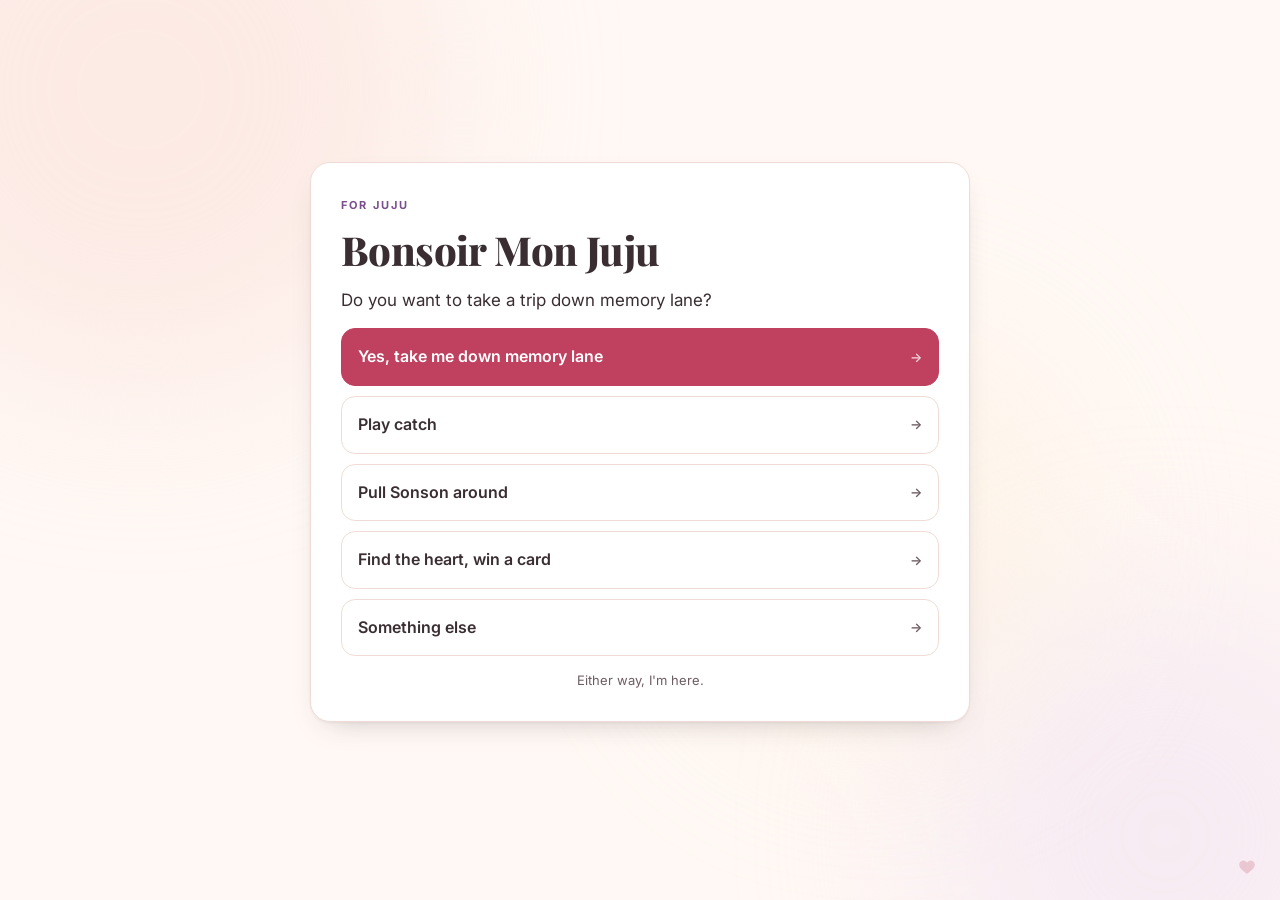
<file: index.html>
<!doctype html>
<html lang="en">
<head>
<meta charset="utf-8">
<meta name="viewport" content="width=device-width, initial-scale=1">
<!doctype html>
<html lang="en">
<head>
<meta charset="utf-8">
<meta name="viewport" content="width=device-width, initial-scale=1">
<title>For Juju</title>
<link rel="preconnect" href="https://fonts.googleapis.com">
<link rel="preconnect" href="https://fonts.gstatic.com" crossorigin>
<link href="https://fonts.googleapis.com/css2?family=Playfair+Display:ital,wght@0,600;0,800;1,600&family=Inter:wght@400;500;600;700&display=swap" rel="stylesheet">
<style>
  :root{
    /* base + one tint + exactly one action color */
    --base:#FFF8F4;
    --surface:#FFFFFF;
    --tint:#FDECE7;          /* chips, hovers, soft surfaces — never a CTA */
    --action:#C0405F;        /* the ONE thing you click */
    --action-deep:#9E2F4B;
    --ink:#3A2E33;
    --ink-soft:#6E5C63;
    --line:#F0DCD6;
    /* semantic tones: eyebrows, pips, icons only */
    --tone-1:#D98324;
    --tone-2:#7A4E8C;
    --tone-3:#4F8A7B;
    --tone-4:#C0405F;
    --radius:20px;
    --shadow:0 1px 2px rgba(58,46,51,.05), 0 12px 32px -18px rgba(58,46,51,.35);
    --ease:cubic-bezier(.2,.7,.3,1);
  }
  *{box-sizing:border-box}
  html,body{height:100%}
  body{
    margin:0;
    background:var(--base);
    color:var(--ink);
    font-family:Inter,-apple-system,BlinkMacSystemFont,"Segoe UI",Roboto,sans-serif;
    font-size:16px;
    line-height:1.6;
    -webkit-font-smoothing:antialiased;
    -webkit-text-size-adjust:100%;
    -webkit-tap-highlight-color:rgba(192,64,95,.12);
    overflow-x:hidden;
    display:flex;
    align-items:center;
    justify-content:center;
    padding:24px 20px 40px;
  }

  /* decorative canvas — soft blurred blobs behind everything */
  .blobs{position:fixed;top:0;right:0;bottom:0;left:0;inset:0;z-index:-1;overflow:hidden;pointer-events:none}
  .blob{position:absolute;border-radius:50%;filter:blur(90px);opacity:.5}
  .b1{width:46vmax;height:46vmax;background:#FADDD6;top:-16vmax;left:-12vmax}
  .b2{width:38vmax;height:38vmax;background:#EFE0F2;bottom:-14vmax;right:-10vmax}
  .b3{width:30vmax;height:30vmax;background:#FCEFD8;top:38%;right:16%;opacity:.42}

  .wrap{width:100%;max-width:660px}

  .card{
    background:var(--surface);
    border:1px solid var(--line);
    border-radius:var(--radius);
    box-shadow:var(--shadow);
    padding:34px 30px 30px;
  }
  @media (max-width:520px){ .card{padding:26px 20px 22px} }

  .eyebrow{
    font-size:11px;font-weight:700;letter-spacing:.18em;text-transform:uppercase;
    color:var(--tone-2);margin:0 0 14px;
  }
  h1,h2{
    font-family:"Playfair Display",Georgia,serif;
    font-weight:800;line-height:1.12;letter-spacing:-.015em;margin:0 0 14px;
  }
  h1{font-size:clamp(28px,6vw,40px)}
  h2{font-size:clamp(21px,4.4vw,27px)}
  p{margin:0 0 14px;color:var(--ink-soft)}
  p.lead{color:var(--ink);font-size:17px}

  .btn{
    appearance:none;border:0;cursor:pointer;
    font:inherit;font-weight:600;
    background:var(--action);color:#fff;
    padding:14px 26px;border-radius:999px;
    transition:transform .18s var(--ease), background .18s var(--ease), box-shadow .18s var(--ease);
    box-shadow:0 10px 22px -14px var(--action-deep);
  }
  .btn:hover,.btn:focus-visible{background:var(--action-deep);transform:translateY(-2px);outline:none}
  .btn:focus-visible{box-shadow:0 0 0 3px var(--tint),0 0 0 5px var(--action)}
  .btn[disabled]{opacity:.45;cursor:default;transform:none}
  .btn-row{display:flex;justify-content:center;margin-top:22px}

  /* hearts rail */
  .hearts{display:flex;gap:10px;justify-content:center;margin:0 0 22px}
  .heart{width:26px;height:26px;opacity:.22;transform:scale(.9);transition:opacity .3s var(--ease),transform .45s var(--ease)}
  .heart svg{width:100%;height:100%;display:block}
  .heart.on{opacity:1;transform:scale(1)}
  .heart.pop{animation:pop .6s var(--ease)}
  @keyframes pop{0%{transform:scale(.6)}45%{transform:scale(1.35)}100%{transform:scale(1)}}

  .meta{display:flex;align-items:center;justify-content:space-between;gap:12px;margin-bottom:16px}
  .chip{
    background:var(--tint);color:var(--ink);
    font-size:12px;font-weight:600;letter-spacing:.04em;
    padding:6px 12px;border-radius:999px;white-space:nowrap;
  }

  .q{font-family:"Playfair Display",Georgia,serif;font-size:clamp(20px,4.4vw,26px);font-weight:700;line-height:1.25;margin:0 0 20px;color:var(--ink)}
  .q .hl{color:var(--action)}

  .opts{display:grid;gap:10px}
  .opt{
    display:flex;align-items:center;gap:12px;
    text-align:left;font:inherit;color:var(--ink);
    background:var(--surface);border:1px solid var(--line);
    border-radius:14px;padding:14px 16px;cursor:pointer;
    transition:transform .18s var(--ease),border-color .18s var(--ease),background .18s var(--ease),box-shadow .18s var(--ease);
  }
  .opt:hover:not(:disabled),.opt:focus-visible:not(:disabled){
    transform:translateY(-2px);border-color:var(--action);background:var(--tint);
    box-shadow:0 10px 24px -20px rgba(58,46,51,.7);outline:none;
  }
  .opt .pip{
    flex:0 0 auto;width:26px;height:26px;border-radius:50%;
    background:var(--tint);color:var(--ink-soft);
    display:grid;place-items:center;font-size:12px;font-weight:700;
  }
  .opt.correct{border-color:#4F8A7B;background:#EEF7F4}
  .opt.correct .pip{background:#4F8A7B;color:#fff}
  .opt.wrong{border-color:var(--action);background:#FDF0F3}
  .opt.wrong .pip{background:var(--action);color:#fff}
  .opt:disabled{cursor:default}

  .feedback{margin-top:18px;min-height:10px}
  .bravo{
    display:flex;align-items:center;gap:10px;
    font-family:"Playfair Display",Georgia,serif;font-size:20px;font-weight:700;color:var(--tone-3);
  }
  .oops{font-weight:600;color:var(--action)}
  .note{margin:8px 0 0;font-size:14.5px;color:var(--ink-soft)}
  .reveal-in{animation:rise .45s var(--ease) both}
  @keyframes rise{from{opacity:0;transform:translateY(8px)}to{opacity:1;transform:none}}

  .score{
    font-family:"Playfair Display",Georgia,serif;font-size:56px;font-weight:800;
    color:var(--action);line-height:1;margin:8px 0 14px;
  }
  .score small{font-size:22px;color:var(--ink-soft);font-weight:600}

  .letter{white-space:pre-line;font-size:17px;color:var(--ink);line-height:1.75}
  .sign{
    margin-top:22px;font-family:"Playfair Display",Georgia,serif;font-style:italic;
    font-size:20px;color:var(--action);
  }
  .center{text-align:center}

  /* one signature gradient moment, used once */
  .wash{
    background:linear-gradient(135deg,#C0405F 0%,#B4557F 42%,#D98324 100%);
    color:#fff;border-radius:var(--radius);padding:26px 24px;margin-bottom:22px;
  }
  .wash h2,.wash p{color:#fff}
  .wash p{opacity:.92;margin-bottom:0}

  .floaters{position:fixed;top:0;right:0;bottom:0;left:0;inset:0;pointer-events:none;z-index:5;overflow:hidden}
  .floater{position:absolute;bottom:-40px;font-size:22px;animation:float-up 5s linear forwards}
  @keyframes float-up{
    0%{transform:translateY(0) rotate(0);opacity:0}
    12%{opacity:1}
    100%{transform:translateY(-108vh) rotate(24deg);opacity:0}
  }

  /* touch phones: hover sticks after a tap, so scope the lift to real pointers */
  @media (hover:none){
    .opt:hover:not(:disabled){transform:none;border-color:var(--line);background:var(--surface)}
    .btn:hover{transform:none;background:var(--action)}
    .opt{padding:16px;min-height:56px}
    .btn{padding:16px 28px}
  }

  /* ---- mood + support flow ---- */
  .tiles{display:grid;gap:12px;grid-template-columns:repeat(2,1fr)}
  @media (max-width:420px){ .tiles{grid-template-columns:1fr} }
  .tile{
    display:flex;align-items:center;gap:12px;
    font:inherit;color:var(--ink);text-align:left;
    background:var(--surface);border:1px solid var(--line);
    border-radius:16px;padding:16px;cursor:pointer;min-height:64px;
    transition:transform .18s var(--ease),border-color .18s var(--ease),background .18s var(--ease),box-shadow .18s var(--ease);
  }
  .tile:hover:not(:disabled),.tile:focus-visible{
    transform:translateY(-2px);border-color:var(--action);background:var(--tint);
    box-shadow:0 10px 24px -20px rgba(58,46,51,.7);outline:none;
  }
  .tile .ico{font-size:24px;line-height:1;flex:0 0 auto}
  .tile .tl{display:flex;flex-direction:column;gap:2px}
  .tile .tl b{font-weight:600}
  .tile .tl span{font-size:13px;color:var(--ink-soft)}
  .tile.on{border-color:var(--action);background:var(--tint)}

  .stack{display:grid;gap:10px}
  .choice{
    display:flex;align-items:center;justify-content:space-between;gap:12px;
    font:inherit;font-weight:600;color:var(--ink);text-align:left;text-decoration:none;
    background:var(--surface);border:1px solid var(--line);
    border-radius:14px;padding:15px 16px;cursor:pointer;min-height:54px;
    transition:transform .18s var(--ease),border-color .18s var(--ease),background .18s var(--ease);
  }
  .choice:hover,.choice:focus-visible{transform:translateY(-2px);border-color:var(--action);background:var(--tint);outline:none}
  .choice .arw{color:var(--ink-soft);font-size:13px;font-weight:600}
  .choice.primary{background:var(--action);color:#fff;border-color:var(--action)}
  .choice.primary .arw{color:rgba(255,255,255,.75)}
  .choice.primary:hover,.choice.primary:focus-visible{background:var(--action-deep);border-color:var(--action-deep)}

  .mood-line{
    font-family:"Playfair Display",Georgia,serif;font-size:clamp(19px,4vw,24px);
    line-height:1.3;color:var(--ink);margin:0 0 20px;
  }
  .backrow{display:flex;justify-content:center;margin-top:18px}
  .back{
    appearance:none;background:none;border:0;cursor:pointer;font:inherit;
    font-size:14px;color:var(--ink-soft);text-decoration:underline;
    text-underline-offset:3px;padding:8px 10px;border-radius:8px;
  }
  .back:hover,.back:focus-visible{color:var(--action);outline:none}

  .pick-list{display:flex;flex-wrap:wrap;gap:8px;margin:0 0 4px}
  .pick{
    font:inherit;font-size:14px;font-weight:600;color:var(--ink);
    background:var(--surface);border:1px solid var(--line);
    border-radius:999px;padding:10px 15px;cursor:pointer;min-height:44px;
    transition:border-color .18s var(--ease),background .18s var(--ease),transform .18s var(--ease);
  }
  .pick:hover,.pick:focus-visible{border-color:var(--action);background:var(--tint);outline:none}
  .pick.on{background:var(--action);border-color:var(--action);color:#fff}

  .field{
    width:100%;font:inherit;color:var(--ink);
    background:var(--surface);border:1px solid var(--line);
    border-radius:14px;padding:13px 15px;
  }
  .field:focus{outline:none;border-color:var(--action);box-shadow:0 0 0 3px var(--tint)}
  textarea.field{min-height:132px;resize:vertical;line-height:1.6}
  label.lab{display:block;font-size:12px;font-weight:700;letter-spacing:.1em;
    text-transform:uppercase;color:var(--tone-2);margin:0 0 8px}

  .summary{
    background:var(--tint);border-radius:16px;padding:16px 18px;margin:0 0 20px;
  }
  .summary p{margin:0;color:var(--ink)}
  .summary .big{font-family:"Playfair Display",Georgia,serif;font-size:19px;font-weight:700;margin-bottom:4px}

  .wa{
    display:flex;align-items:center;justify-content:center;gap:10px;
    width:100%;text-decoration:none;font:inherit;font-weight:600;
    background:var(--action);color:#fff;border:0;border-radius:999px;
    padding:16px 24px;cursor:pointer;min-height:56px;
    box-shadow:0 10px 22px -14px var(--action-deep);
    transition:transform .18s var(--ease),background .18s var(--ease);
  }
  .wa:hover,.wa:focus-visible{background:var(--action-deep);transform:translateY(-2px);outline:none}
  .wa svg{width:20px;height:20px;flex:0 0 auto}

  .hint{font-size:13px;color:var(--ink-soft);text-align:center;margin:14px 0 0}
  .cheatspot{
    position:fixed;right:10px;bottom:10px;width:46px;height:46px;z-index:6;
    background:none;border:0;cursor:default;opacity:.22;padding:0;
  }
  .cheatspot:focus-visible{outline:2px solid var(--action);border-radius:50%;opacity:1}
  .cheatspot svg{width:18px;height:18px;margin:auto;display:block}
  .toast{
    position:fixed;left:50%;bottom:22px;transform:translateX(-50%);
    background:var(--ink);color:#fff;font-size:14px;font-weight:600;
    padding:11px 18px;border-radius:999px;z-index:30;
    box-shadow:0 12px 30px -14px rgba(58,46,51,.9);
    animation:rise .3s var(--ease) both;
  }

  /* Headings get focus when a screen opens so screen readers announce it.
     That focus is programmatic, not the user tabbing, so no ring. */
  h1[tabindex="-1"]:focus,
  h2[tabindex="-1"]:focus{outline:none}

  [hidden]{display:none !important}

  @media (prefers-reduced-motion: reduce){
    *,*::before,*::after{
      animation-duration:.001ms !important;animation-iteration-count:1 !important;
      transition-duration:.001ms !important;scroll-behavior:auto !important;
    }
    .btn:hover,.opt:hover{transform:none}
    .floater{display:none}
  }
</style>
</head>
<body>
<div class="blobs" aria-hidden="true">
  <div class="blob b1"></div><div class="blob b2"></div><div class="blob b3"></div>
</div>
<div class="floaters" id="floaters" aria-hidden="true"></div>

<main class="wrap">

  <!-- 0. START -->
  <section class="card" id="screen-start">
    <p class="eyebrow">for juju</p>
    <h1 id="greeting">Bonsoir Mon Juju</h1>
    <p class="lead">Do you want to take a trip down memory lane?</p>
    <div class="stack">
      <button class="choice primary" id="start-memory"><span>Yes, take me down memory lane</span><span class="arw">&rarr;</span></button>
      <a class="choice" id="start-cake" href="cake/"><span>Play catch</span><span class="arw">&rarr;</span></a>
      <a class="choice" id="start-doll" href="doll/"><span>Pull Sonson around</span><span class="arw">&rarr;</span></a>
      <a class="choice" id="start-cups" href="cups/"><span>Find the heart, win a card</span><span class="arw">&rarr;</span></a>
      <button class="choice" id="start-else"><span>Something else</span><span class="arw">&rarr;</span></button>
    </div>
    <p class="hint">Either way, I'm here.</p>
  </section>

  <!-- 1. MOOD -->
  <section class="card" id="screen-mood" hidden>
    <p class="eyebrow">first things first</p>
    <h2>How is Joue-Joue feeling right now?</h2>
    <p>Whatever you pick, I'm here for it.</p>
    <div class="tiles" id="moods"></div>
    <div class="backrow"><button class="back" data-go="screen-start">Back</button></div>
  </section>

  <!-- 2. MENU -->
  <section class="card" id="screen-menu" hidden>
    <p class="eyebrow" id="menu-eyebrow">joue-joue is</p>
    <p class="mood-line" id="menu-line"></p>
    <div class="stack" id="menu-options"></div>
    <div class="backrow"><button class="back" data-go="screen-mood">Actually, I feel different</button></div>
  </section>

  <!-- 3. NEEDS -->
  <section class="card" id="screen-needs" hidden>
    <p class="eyebrow">tell sonson</p>
    <h2 id="needs-title">What does Juju need right now?</h2>
    <p>Pick the one that's loudest.</p>
    <div class="tiles" id="needs"></div>
    <div class="backrow"><button class="back" data-go="screen-menu">Back</button></div>
  </section>

  <!-- 4. MATCHA TEMPERATURE -->
  <section class="card" id="screen-temp" hidden>
    <p class="eyebrow">important question</p>
    <h2>Matcha. Hot or cold?</h2>
    <p>This changes everything.</p>
    <div class="tiles" id="temps"></div>
    <div class="backrow"><button class="back" data-go="screen-needs">Back</button></div>
  </section>

  <!-- 5. ACTIVITY -->
  <section class="card" id="screen-activity" hidden>
    <p class="eyebrow">something fun</p>
    <h2>What are we doing?</h2>
    <p>Pick one, or write your own idea at the bottom.</p>
    <div class="pick-list" id="activities"></div>
    <div style="margin-top:16px">
      <label class="lab" for="own-idea">Your own idea</label>
      <input class="field" id="own-idea" type="text" placeholder="Type anything. I'm in." autocomplete="off">
    </div>
    <div class="btn-row"><button class="btn" id="activity-next">That's the one</button></div>
    <div class="backrow"><button class="back" data-go="screen-needs">Back</button></div>
  </section>

  <!-- 6. PLAN -->
  <section class="card" id="screen-plan" hidden>
    <p class="eyebrow">here's the plan</p>
    <div class="summary" id="plan-summary"></div>
    <div class="stack">
      <a class="choice primary" id="plan-call" href="#"><span>Call Sonson now</span><span class="arw">→</span></a>
      <button class="choice" id="plan-message"><span>Send Sonson a message</span><span class="arw">→</span></button>
      <button class="choice" data-go="screen-needs"><span>Actually, I need something else</span><span class="arw">→</span></button>
      <button class="choice" id="plan-memory"><span>Take a trip down memory lane</span><span class="arw">→</span></button>
    </div>
  </section>

  <!-- 7. MESSAGE -->
  <section class="card" id="screen-message" hidden>
    <p class="eyebrow">to sonson</p>
    <h2 id="message-title">Here's your message</h2>
    <p>Change anything you want. Then send it.</p>
    <label class="lab" for="msg">Message</label>
    <textarea class="field" id="msg" rows="5"></textarea>
    <div style="margin-top:18px">
      <a class="wa" id="wa-send" href="#" target="_blank" rel="noopener">
        <svg viewBox="0 0 24 24" aria-hidden="true"><path fill="currentColor" d="M12 2a10 10 0 0 0-8.6 15l-1.3 4.7 4.8-1.3A10 10 0 1 0 12 2zm5.8 14.2c-.2.7-1.2 1.3-1.9 1.4-.5.1-1.2.1-1.9-.1-.4-.1-1-.3-1.7-.6-3-1.3-4.9-4.3-5-4.5-.2-.2-1.2-1.6-1.2-3s.7-2.1 1-2.4c.2-.3.6-.4.8-.4h.6c.2 0 .4 0 .7.5l.9 2.2c.1.2.1.4 0 .6l-.4.5-.3.3c-.1.1-.3.3-.1.6.2.3.8 1.3 1.7 2.1 1.1 1 2.1 1.3 2.4 1.4.3.1.5.1.6-.1l.9-1c.2-.2.4-.2.6-.1l2.1 1c.3.1.5.2.5.4.1.1.1.6-.1 1.2z"/></svg>
        <span>Open WhatsApp and send</span>
      </a>
    </div>
    <p class="hint">It opens WhatsApp with this already typed. You still press send.</p>
    <div class="backrow"><button class="back" id="message-back">Back</button></div>
  </section>

  <!-- 8. QUIZ -->
  <section class="card" id="screen-quiz" hidden>
    <div class="hearts" id="hearts" aria-label="hearts earned"></div>
    <div class="meta">
      <span class="chip" id="progress">Question 1 of 5</span>
      <span class="chip" id="scorechip">0 hearts</span>
    </div>
    <p class="q" id="question"></p>
    <div class="opts" id="options"></div>
    <div class="feedback" id="feedback" aria-live="polite"></div>
    <div class="btn-row"><button class="btn" id="next" hidden>Next</button></div>
    <div class="backrow"><button class="back" id="quiz-back">Back</button></div>
  </section>

  <!-- 9. RESULT -->
  <section class="card center" id="screen-result" hidden>
    <div class="hearts" id="hearts2"></div>
    <p class="eyebrow">the verdict</p>
    <div class="score" id="finalscore">5<small>/5</small></div>
    <h2 id="verdict-title"></h2>
    <p class="lead" id="verdict-text"></p>
    <div class="btn-row"><button class="btn" id="ok">OK</button></div>
  </section>

  <!-- 10. LETTER -->
  <section class="card" id="screen-final" hidden>
    <div class="wash">
      <h2>One last thing</h2>
      <p>Read this one slowly, please.</p>
    </div>
    <p class="letter">All this to say I love you and I'm here for you, whether you're feeling good or not.

Hope remembering these little (not so little tbf) moments cheered you up like they cheer me up whenever I think about them.

And don't you worry, there's many many more to come.</p>
    <p class="sign">bahebek oxembellah ❤️</p>
    <div class="stack" style="margin-top:22px">
      <button class="choice primary" id="final-talk"><span>Now tell Sonson what you need</span><span class="arw">→</span></button>
      <button class="choice" id="again"><span>Play memory lane again</span><span class="arw">→</span></button>
    </div>
  </section>

</main>

<button class="cheatspot" id="cheatspot" aria-label="nothing to see here" title="">
  <svg viewBox="0 0 24 24" aria-hidden="true"><path fill="#C0405F" d="M12 21s-7.5-4.6-9.6-9A5.4 5.4 0 0 1 12 6.2 5.4 5.4 0 0 1 21.6 12c-2.1 4.4-9.6 9-9.6 9z"/></svg>
</button>

<script>
(function(){
  "use strict";

  /* Sonson's number. Egypt +20, mobile 1222152787. */
  var SONSON_PHONE = "201222152787";
  var SONSON_TEL   = "+201222152787";

  var MOODS = [
    { id:"happy", icon:"🥰", label:"Happy",
      sub:"Good. Let's keep it that way",
      line:"Happy Juju is my favourite Juju. Let's do something with it.",
      open:"Sonson, I'm in a good mood" },
    { id:"sad", icon:"🥺", label:"Sad",
      sub:"Let's sort it out together",
      line:"I'm sorry, habibti. Let's figure out what you need.",
      open:"Sonson, I'm feeling sad" },
    { id:"mad", icon:"😤", label:"Mad",
      sub:"Tell me who. Then tell me what you need",
      line:"Okay. Who do I need to have a word with? But first, what do you need?",
      open:"Sonson, I'm mad" },
    { id:"down", icon:"🫂", label:"Feeling down",
      sub:"No explaining needed",
      line:"I'm here. You don't have to explain anything to me, ever.",
      open:"Sonson, I'm feeling a bit down" }
  ];

  var NEEDS = [
    { id:"eat",       icon:"🍝", label:"Hungry",        sub:"Let's go out and eat",    phrase:"to go out and eat" },
    { id:"coffee",    icon:"☕",       label:"Coffee",        sub:"Urgently",                phrase:"coffee, urgently" },
    { id:"matcha",    icon:"🍵", label:"Matcha",        sub:"Desperate need",          phrase:"a matcha", temp:true },
    { id:"tea",       icon:"🫖", label:"Tea",           sub:"Something warm",          phrase:"to go drink tea" },
    { id:"cruise",    icon:"🚗", label:"Just cruise",   sub:"Windows down, no plan",   phrase:"to just cruise with you" },
    { id:"fun",       icon:"🎯", label:"Something fun", sub:"Pick the activity",       phrase:"", fun:true },
    { id:"chocolate", icon:"🍫", label:"Chocolate",     sub:"Non negotiable",          phrase:"chocolate" },
    { id:"talk",      icon:"💬", label:"Just talk",     sub:"Nothing else needed",     phrase:"to just talk to you" }
  ];

  var ACTIVITIES = ["Bowling","Arcade","Karting","Cinema","Go out with friends",
                    "Sit at home","Sleep","Go get chocolates","Mini golf","Padel",
                    "Walk by the water","Board games","Bake something","Drive with loud music"];

  var TEMPS = [
    { id:"cold", icon:"🧊", label:"Iced",  sub:"The usual",       word:"iced" },
    { id:"hot",  icon:"♨️", label:"Hot",   sub:"Cosy mode",       word:"hot" }
  ];

  /* Every memory. `d` omitted = month only. `span` = a memory that covered two days. */
  var MONTHS = ["January","February","March","April","May","June",
                "July","August","September","October","November","December"];

  var EVENTS = [
    { y:2024, m:1,          what:"The first time we actually met",
      note:"Where the whole thing started, long before we knew it." },
    { y:2025, m:5,  d:8,    what:"The first time we actually sat down at 1980",
      note:"That one still feels like the real beginning." },
    { y:2026, m:6,  d:4,    what:"The start of our friendship at your pool house",
      note:"The day everything actually began." },
    { y:2026, m:6,  d:4,    what:"Our first text, technically",
      note:"Technically. Because on May 27 I texted you first and got left on read \uD83D\uDE24" },
    { y:2026, m:7,  d:26,   what:"The first time I realized I liked you",
      note:"The suspicious little \u201Coh no\u201D moment." },
    { y:2026, m:7,  d:29,   what:"The day I knew I liked you",
      note:"No more doubt after that one." },
    { y:2026, m:8,  d:11,   what:"We had the talk and started dating",
      note:"Best decision either of us ever made." },
    { y:2026, m:8,  d:26,   what:"Our first real date date",
      note:"A proper one. Finally." },
    { y:2026, m:8,  d:27,   what:"Our first I love you",
      note:"And I meant it more every day since." },
    { y:2026, m:8,  d:30,   what:"I promised you I was going to marry you",
      note:"Still standing by it, by the way." },
    { y:2026, m:9,  d:1,    what:"Mon Sonson",
      note:"I still read it. Often." },
    { y:2026, m:9,  d:2,    what:"I sat down with your papa",
      note:"Terrifying. Worth it." },
    { y:2026, m:9,  d:17,   what:"The first time you trained me pilates",
      note:"I could not walk properly for days. Still came back." },
    { y:2026, m:9,  d:21,   what:"Our papas sat down together",
      note:"Two papas, one table. Big day." },
    { y:2026, m:9,  d:25,   what:"The papas and the mamas sat down together",
      note:"The whole committee, assembled." },
    { y:2026, m:9,  d:30,   what:"You met Mama",
      note:"She adored you before she even met you." },
    { y:2026, m:10, d:3,    what:"You met Roosha (5alti)",
      note:"Approved on the spot, obviously." },
    { y:2026, m:10, d:6,    what:"Our first fight",
      note:"Even that one I would not trade." },
    { y:2026, m:10, d:9,    what:"Juju made me a brownie",
      note:"Best brownie in the world, and I do not say that lightly." },
    { y:2026, m:10, d:16,   what:"We went out to eat with your family for the first time",
      note:"All of us around one table." },
    { y:2026, m:10, d:18, span:"October 18 & 19, 2026",
      what:"Juju cooked for me for the first time",
      note:"You cooked, I ate everything. Twice." },
    { y:2026, m:10, d:22,   what:"Our first time at the gym together",
      note:"You carried me through that one." },
    { y:2026, m:11, d:6,    what:"Our first time in a jewelry store together",
      note:"Just looking. For now." },
    { y:2026, m:11, d:9,    what:"The first time I ate at your house with your parents",
      note:"Felt like home already." }
  ];


  var TOTAL = 5;
  var reduced = window.matchMedia && window.matchMedia("(prefers-reduced-motion: reduce)").matches;

  var HEART_SVG = '<svg viewBox="0 0 24 24" aria-hidden="true"><path fill="#C0405F" d="M12 21s-7.5-4.6-9.6-9A5.4 5.4 0 0 1 12 6.2 5.4 5.4 0 0 1 21.6 12c-2.1 4.4-9.6 9-9.6 9z"/></svg>';

  var el = function(id){ return document.getElementById(id); };
  function shuffle(a){ a=a.slice(); for(var i=a.length-1;i>0;i--){var j=Math.floor(Math.random()*(i+1)); var t=a[i];a[i]=a[j];a[j]=t;} return a; }

  var SCREENS = ["screen-start","screen-mood","screen-menu","screen-needs","screen-temp","screen-activity",
                 "screen-plan","screen-message","screen-quiz","screen-result","screen-final"];

  function show(id){
    if(id === "screen-start") setGreeting();
    SCREENS.forEach(function(s){ el(s).hidden = (s !== id); });
    window.scrollTo(0,0);
    var h = el(id).querySelector("h1,h2");
    if(h){ h.setAttribute("tabindex","-1"); h.focus({preventScroll:true}); }
  }

  /* Bonsoir from 5pm, Bonjour from midnight, always on Cairo time
     no matter which timezone the phone is in. */
  function cairoHour(){
    try{
      var f = new Intl.DateTimeFormat("en-GB", { timeZone:"Africa/Cairo", hour:"numeric", hour12:false });
      var h = parseInt(f.format(new Date()), 10);
      return isNaN(h) ? new Date().getHours() : (h % 24);
    }catch(e){ return new Date().getHours(); }
  }
  function setGreeting(){
    el("greeting").textContent = (cairoHour() >= 17 ? "Bonsoir" : "Bonjour") + " Mon Juju";
  }

  /* ---------------- state ---------------- */
  var state = { mood:null, need:null, temp:null, activity:null, askingForCall:false };

  function moodById(id){ for(var i=0;i<MOODS.length;i++){ if(MOODS[i].id===id) return MOODS[i]; } return MOODS[0]; }
  function needById(id){ for(var i=0;i<NEEDS.length;i++){ if(NEEDS[i].id===id) return NEEDS[i]; } return null; }

  function needPhrase(){
    var n = state.need ? needById(state.need) : null;
    if(!n) return "";
    if(n.fun) return state.activity ? ("to go do something fun: " + state.activity.toLowerCase()) : "to do something fun";
    if(n.temp && state.temp) return (state.temp === "iced" ? "an " : "a ") + state.temp + " matcha";
    return n.phrase;
  }

  function buildMessage(){
    var m = moodById(state.mood);
    if(state.askingForCall) return m.open + ". Can you call me when you can please? ❤️";
    var p = needPhrase();
    if(!p) return m.open + ". Can we talk? ❤️";
    return m.open + ", and what I need right now is " + p + ". Can you make it happen? ❤️";
  }

  function tile(o, onPick){
    var b = document.createElement("button");
    b.className = "tile"; b.type = "button";
    b.innerHTML = '<span class="ico">' + o.icon + '</span><span class="tl"><b>' +
                  o.label + '</b><span>' + o.sub + '</span></span>';
    b.addEventListener("click", function(){ onPick(o); });
    return b;
  }

  function fill(host, list, onPick){
    host.innerHTML = "";
    list.forEach(function(o){ host.appendChild(tile(o, onPick)); });
  }

  /* ---------------- 0. start ---------------- */
  el("start-memory").addEventListener("click", function(){ startQuiz("screen-start"); });
  el("start-else").addEventListener("click", function(){ show("screen-mood"); });

  /* ---------------- 1. mood ---------------- */
  fill(el("moods"), MOODS, function(m){
    state.mood = m.id; state.need = null; state.temp = null; state.activity = null;
    openMenu();
  });

  /* ---------------- 2. menu ---------------- */
  function menuOption(label, cls, fn){
    var b = document.createElement("button");
    b.className = "choice" + (cls ? " " + cls : ""); b.type = "button";
    b.innerHTML = "<span>" + label + "</span><span class=\"arw\">→</span>";
    b.addEventListener("click", fn);
    return b;
  }

  function openMenu(){
    var m = moodById(state.mood);
    el("menu-eyebrow").textContent = "joue-joue is " + m.label.toLowerCase();
    el("menu-line").textContent = m.line;

    var host = el("menu-options");
    host.innerHTML = "";
    host.appendChild(menuOption(m.id === "happy" ? "Tell Sonson what you feel like doing"
                                                 : "Tell Sonson what you need", "primary", function(){
      el("needs-title").textContent = m.id === "happy" ? "What does Juju feel like doing?"
                                                       : "What does Juju need right now?";
      show("screen-needs");
    }));

    var call = document.createElement("a");
    call.className = "choice"; call.href = "tel:" + SONSON_TEL;
    call.innerHTML = "<span>Call Sonson now</span><span class=\"arw\">→</span>";
    host.appendChild(call);

    host.appendChild(menuOption("Ask Sonson to call you", "", function(){
      state.askingForCall = true;
      openMessage("Ask Sonson to call you");
    }));
    host.appendChild(menuOption("Take a trip down memory lane", "", function(){ startQuiz("screen-menu"); }));
    show("screen-menu");
  }

  /* ---------------- 3. needs ---------------- */
  fill(el("needs"), NEEDS, function(n){
    state.need = n.id; state.temp = null; state.activity = null;
    if(n.temp){ show("screen-temp"); return; }
    if(n.fun){ show("screen-activity"); return; }
    openPlan();
  });

  /* ---------------- 4. matcha temperature ---------------- */
  fill(el("temps"), TEMPS, function(t){ state.temp = t.word; openPlan(); });

  /* ---------------- 5. activity ---------------- */
  (function(){
    var host = el("activities");
    ACTIVITIES.forEach(function(name){
      var b = document.createElement("button");
      b.className = "pick"; b.type = "button"; b.textContent = name;
      b.addEventListener("click", function(){
        var on = host.querySelectorAll(".pick.on");
        Array.prototype.forEach.call(on, function(x){ x.classList.remove("on"); });
        b.classList.add("on");
        state.activity = name;
        el("own-idea").value = "";
      });
      host.appendChild(b);
    });
    el("own-idea").addEventListener("input", function(){
      if(this.value.trim()){
        var on = host.querySelectorAll(".pick.on");
        Array.prototype.forEach.call(on, function(x){ x.classList.remove("on"); });
      }
    });
    el("activity-next").addEventListener("click", function(){
      var own = el("own-idea").value.trim();
      if(own) state.activity = own;
      if(!state.activity){ toast("Pick one, or type your own idea"); return; }
      openPlan();
    });
  })();

  /* ---------------- 6. plan ---------------- */
  function openPlan(){
    var m = moodById(state.mood);
    var p = needPhrase();
    el("plan-summary").innerHTML =
      '<p class="big">Joue-Joue is ' + m.label.toLowerCase() + '</p>' +
      '<p>' + (p ? "and needs " + p + "." : "and just wants to talk to you.") + '</p>';
    el("plan-call").href = "tel:" + SONSON_TEL;
    show("screen-plan");
  }

  el("plan-message").addEventListener("click", function(){
    state.askingForCall = false;
    openMessage("Here's your message");
  });
  el("plan-memory").addEventListener("click", function(){ startQuiz("screen-plan"); });

  /* ---------------- 7. message ---------------- */
  var messageBackTo = "screen-plan";

  function syncWa(){
    el("wa-send").href = "https://wa.me/" + SONSON_PHONE + "?text=" + encodeURIComponent(el("msg").value);
  }

  function openMessage(title){
    messageBackTo = state.askingForCall ? "screen-menu" : "screen-plan";
    el("message-title").textContent = title;
    el("msg").value = buildMessage();
    syncWa();
    show("screen-message");
  }

  el("msg").addEventListener("input", syncWa);
  el("message-back").addEventListener("click", function(){
    state.askingForCall = false;
    if(messageBackTo === "screen-menu") openMenu(); else openPlan();
  });

  /* ---------------- misc ---------------- */
  var toastTimer = null;
  function toast(text){
    var old = document.querySelector(".toast");
    if(old) old.remove();
    var t = document.createElement("div");
    t.className = "toast"; t.textContent = text;
    document.body.appendChild(t);
    clearTimeout(toastTimer);
    toastTimer = setTimeout(function(){ t.remove(); }, 2600);
  }

  Array.prototype.forEach.call(document.querySelectorAll("[data-go]"), function(b){
    b.addEventListener("click", function(){
      var target = b.getAttribute("data-go");
      if(target === "screen-menu") openMenu(); else show(target);
    });
  });

  /* ---------------- cheat code: straight to memory lane ----------------
     Type "sonson" on the first screen, or tap the faint heart 5 times. */
  var typed = "";
  document.addEventListener("keydown", function(e){
    if(el("screen-start").hidden && el("screen-mood").hidden) return;
    if(e.key.length !== 1) return;
    typed = (typed + e.key.toLowerCase()).slice(-12);
    if(typed.indexOf("sonson") >= 0){ typed = ""; cheat(); }
  });

  var taps = 0, tapTimer = null;
  el("cheatspot").addEventListener("click", function(){
    if(el("screen-start").hidden && el("screen-mood").hidden){ return; }
    taps++;
    clearTimeout(tapTimer);
    tapTimer = setTimeout(function(){ taps = 0; }, 1400);
    if(taps >= 5){ taps = 0; cheat(); }
  });

  function cheat(){
    if(!state.mood) state.mood = "happy";
    toast("Cheat code ❤️ memory lane unlocked");
    rainHearts(8);
    startQuiz();
  }

  function dateLabel(ev){
    if(ev.span) return ev.span;
    if(!ev.d) return MONTHS[ev.m-1] + " " + ev.y;
    return MONTHS[ev.m-1] + " " + ev.d + ", " + ev.y;
  }

  /* Real dates are never offered as decoys, so a wrong option is never also true. */
  var REAL_DATES = EVENTS.map(dateLabel);
  var DATE_COUNT = {};
  REAL_DATES.forEach(function(d){ DATE_COUNT[d] = (DATE_COUNT[d]||0) + 1; });

  function decoyDates(ev){
    var out = [], i, dt, lab;
    if(!ev.d){
      var mOff = shuffle([-11,-8,-5,-3,-2,-1,1,2,3,5,8,11]);
      for(i=0;i<mOff.length && out.length<3;i++){
        dt = new Date(ev.y, ev.m - 1 + mOff[i], 1);
        lab = MONTHS[dt.getMonth()] + " " + dt.getFullYear();
        if(REAL_DATES.indexOf(lab) < 0 && out.indexOf(lab) < 0) out.push(lab);
      }
      return out;
    }
    var dOff = shuffle([-21,-14,-10,-7,-5,-4,-3,-2,-1,1,2,3,4,5,7,10,14,21,-30,30,-365,365]);
    for(i=0;i<dOff.length && out.length<3;i++){
      dt = new Date(ev.y, ev.m - 1, ev.d + dOff[i]);
      lab = MONTHS[dt.getMonth()] + " " + dt.getDate() + ", " + dt.getFullYear();
      if(REAL_DATES.indexOf(lab) < 0 && out.indexOf(lab) < 0) out.push(lab);
    }
    return out;
  }

  var quiz=[], index=0, score=0, locked=false;

  function buildQuiz(){
    var picked = shuffle(EVENTS).slice(0, TOTAL);
    return picked.map(function(ev){
      var when = dateLabel(ev);
      /* Two memories share June 4, so "what happened on" would have two right
         answers. Those always get asked the other way round. */
      var askDate = DATE_COUNT[when] > 1 || Math.random() < 0.5;
      if(askDate){
        return {
          prompt:"<span class=\"hl\">" + ev.what + "</span>. When was that?",
          answer: when,
          options: shuffle([when].concat(decoyDates(ev))),
          note: ev.note
        };
      }
      var others = shuffle(EVENTS.filter(function(o){ return o.what !== ev.what; }))
                     .slice(0,3).map(function(o){ return o.what; });
      return {
        prompt:"What happened on <span class=\"hl\">" + when + "</span>?",
        answer: ev.what,
        options: shuffle([ev.what].concat(others)),
        note: ev.note
      };
    });
  }

  function drawHearts(container, filled, popIndex){
    container.innerHTML = "";
    for(var i=0;i<TOTAL;i++){
      var d = document.createElement("div");
      d.className = "heart" + (i < filled ? " on" : "") + (i === popIndex ? " pop" : "");
      d.innerHTML = HEART_SVG;
      container.appendChild(d);
    }
  }

  function render(){
    var q = quiz[index];
    locked = false;
    el("progress").textContent = "Question " + (index+1) + " of " + TOTAL;
    el("scorechip").textContent = score + (score === 1 ? " heart" : " hearts");
    el("question").innerHTML = q.prompt;
    el("feedback").innerHTML = "";
    el("next").hidden = true;
    drawHearts(el("hearts"), score, -1);

    var box = el("options");
    box.innerHTML = "";
    q.options.forEach(function(opt, i){
      var b = document.createElement("button");
      b.className = "opt";
      b.type = "button";
      b.innerHTML = '<span class="pip">' + "ABCD".charAt(i) + '</span><span>' + opt + '</span>';
      b.addEventListener("click", function(){ answer(b, opt, q); });
      box.appendChild(b);
    });
  }

  function answer(btn, choice, q){
    if(locked) return;
    locked = true;
    var right = (choice === q.answer);
    var buttons = el("options").querySelectorAll(".opt");

    Array.prototype.forEach.call(buttons, function(b){
      b.disabled = true;
      var label = b.querySelector("span:last-child").textContent;
      if(label === q.answer) b.classList.add("correct");
      else if(b === btn) b.classList.add("wrong");
    });

    var fb = el("feedback");
    if(right){
      score++;
      drawHearts(el("hearts"), score, score-1);
      el("scorechip").textContent = score + (score === 1 ? " heart" : " hearts");
      fb.innerHTML = '<div class="bravo reveal-in"><span>' + heartInline() + '</span><span>Bravo Juju!</span></div>' +
                     '<p class="note reveal-in">' + q.note + '</p>';
      rainHearts(10);
    } else {
      fb.innerHTML = '<p class="oops reveal-in">Not quite, my love. It was ' + q.answer + '.</p>' +
                     '<p class="note reveal-in">' + q.note + '</p>';
    }

    var nxt = el("next");
    nxt.hidden = false;
    nxt.textContent = (index === TOTAL - 1) ? "See how you did" : "Next question";
    nxt.focus();
  }

  function heartInline(){
    return '<span style="display:inline-block;width:20px;height:20px;vertical-align:-3px">' + HEART_SVG + '</span>';
  }

  function rainHearts(n){
    if(reduced) return;
    var host = el("floaters");
    for(var i=0;i<n;i++){
      (function(i){
        setTimeout(function(){
          var s = document.createElement("span");
          s.className = "floater";
          s.textContent = "❤️";
          s.style.left = (5 + Math.random()*90) + "vw";
          s.style.fontSize = (14 + Math.random()*18) + "px";
          s.style.animationDuration = (3.6 + Math.random()*2.2) + "s";
          host.appendChild(s);
          setTimeout(function(){ s.remove(); }, 6200);
        }, i * 110);
      })(i);
    }
  }

  function finish(){
    drawHearts(el("hearts2"), score, -1);
    el("finalscore").innerHTML = score + '<small>/' + TOTAL + '</small>';
    if(score === TOTAL){
      el("verdict-title").textContent = "Bravo Juju!";
      el("verdict-text").textContent = "I knew you were smart.";
      rainHearts(26);
    } else {
      el("verdict-title").textContent = "Well well well…";
      el("verdict-text").textContent = "You didn't get all of them correct. Good thing I have a good memory to remind you of all these beautiful moments.";
      rainHearts(8);
    }
    show("screen-result");
  }


  /* ---------------- memory lane wiring ---------------- */
  var quizFrom = "screen-start";

  function startQuiz(from){
    if(typeof from === "string") quizFrom = from;
    quiz = buildQuiz(); index = 0; score = 0;
    show("screen-quiz");
    render();
  }

  function leaveQuiz(){
    if(quizFrom === "screen-menu"){ openMenu(); return; }
    if(quizFrom === "screen-plan"){ openPlan(); return; }
    show("screen-start");
  }

  el("quiz-back").addEventListener("click", leaveQuiz);

  el("next").addEventListener("click", function(){
    index++;
    if(index >= TOTAL){ finish(); } else { render(); }
  });

  el("ok").addEventListener("click", function(){
    show("screen-final");
    rainHearts(18);
  });

  el("again").addEventListener("click", function(){ startQuiz(); });

  el("final-talk").addEventListener("click", function(){
    if(!state.mood){ show("screen-mood"); return; }
    openMenu();
  });

  drawHearts(el("hearts"), 0, -1);
  setGreeting();
  show("screen-start");
})();
</script>
</body>
</html>
</file>
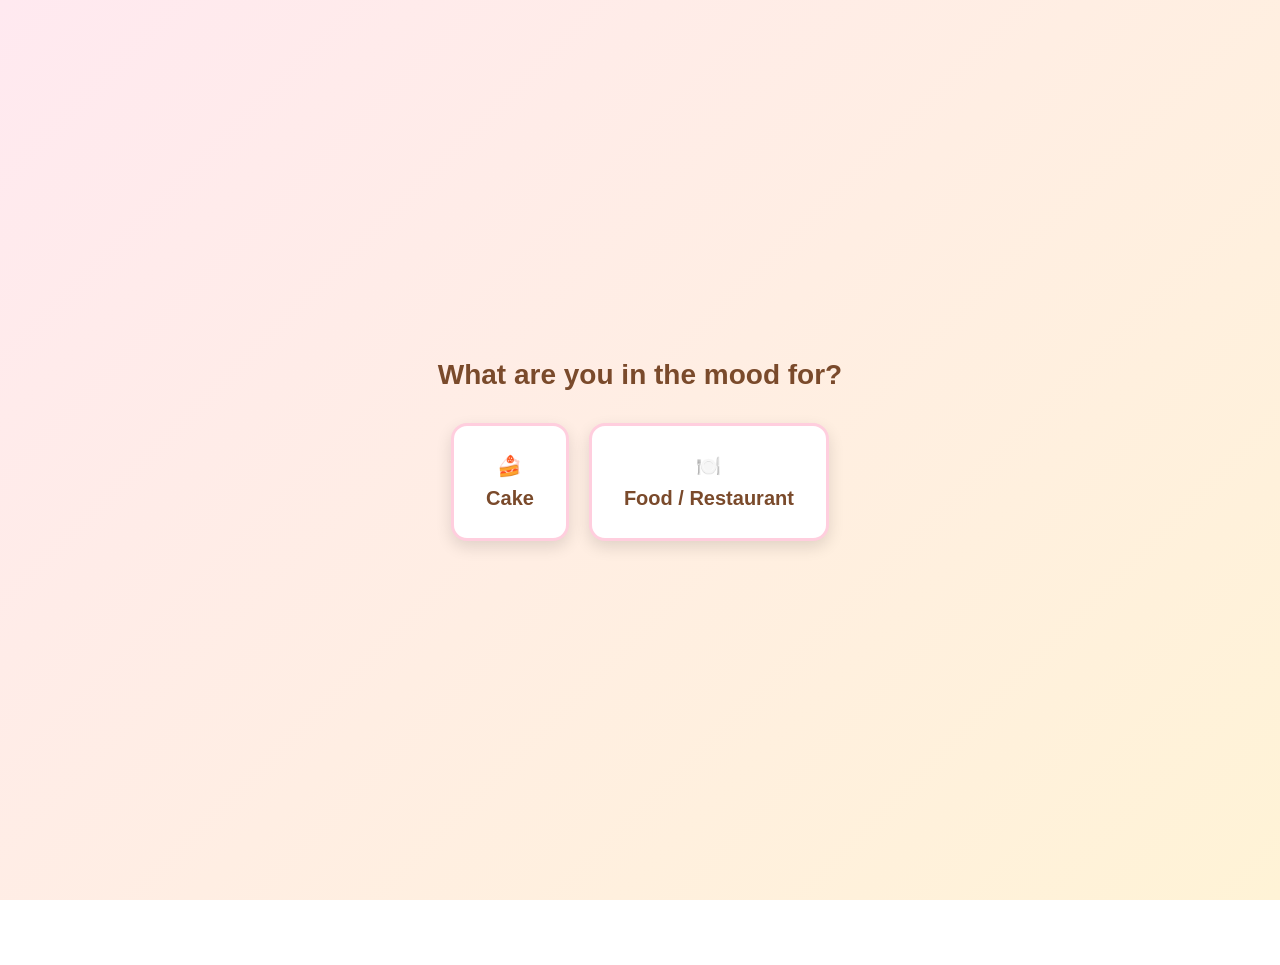
<file: cake/index.html>
<!DOCTYPE html>
<html lang="en">
<head>
<meta charset="UTF-8" />
<meta name="viewport" content="width=device-width, initial-scale=1.0" />
<title>Catch the Cake!</title>
<link rel="stylesheet" href="style.css?v=2" />
</head>
<body>
  <div id="menu-screen" class="screen">
    <h1>What are you in the mood for?</h1>
    <div class="menu-buttons">
      <button id="pick-cake-btn" class="menu-btn">🍰<br />Cake</button>
      <button id="pick-food-btn" class="menu-btn">🍽️<br />Food / Restaurant</button>
    </div>
  </div>

  <div id="cake-screen" class="screen hidden">
    <div id="cake-area" class="game-area">
      <div class="instructions">
        Only one cake is the right one! Catch it and drag it into the
        <span class="cheat-word" data-cheat="cake">mouse's</span> mouth 🍰
      </div>

      <div id="mouse">
        <div id="mouse-emoji">🐭</div>
        <div id="mouth"></div>
      </div>

      <div class="cake">🍰</div>
      <div class="cake">🍰</div>
      <div class="cake">🍰</div>
    </div>

    <div id="cake-gameover-overlay" class="hidden overlay">
      <div class="modal-box">
        <h2>Game Over 💥</h2>
        <p>That wasn't the right cake! Try again.</p>
        <button id="cake-retry-btn">Try Again</button>
        <button class="back-to-menu-btn" data-screen="cake">🏠 Back to Menu</button>
      </div>
    </div>

    <div id="cake-modal-overlay" class="hidden overlay">
      <div class="modal-box">
        <h2>Bravo Juju! 🎉</h2>
        <p>What cake should we try next?</p>
        <form id="cake-answer-form" class="answer-form">
          <input type="text" id="cake-answer-input" placeholder="Type your answer..." autocomplete="off" required />
          <button type="submit">Submit</button>
        </form>
        <div id="cake-thanks" class="hidden">
          <p>Thanks! Your answer was saved 🎉</p>
          <button class="back-to-menu-btn" data-screen="cake">🏠 Back to Menu</button>
        </div>
      </div>
    </div>
  </div>

  <div id="duck-screen" class="screen hidden">
    <div id="duck-area" class="game-area">
      <div class="instructions">
        Catch the duck before it gets
        <span class="cheat-word" data-cheat="duck">away</span>! 🦆
      </div>

      <div class="duck">🦆</div>
    </div>

    <div id="duck-modal-overlay" class="hidden overlay">
      <div class="modal-box">
        <h2>Bravo Juju! 🎉</h2>
        <p>What restaurant should we try next?</p>
        <form id="duck-answer-form" class="answer-form">
          <input type="text" id="duck-answer-input" placeholder="Type your answer..." autocomplete="off" required />
          <button type="submit">Submit</button>
        </form>
        <div id="duck-thanks" class="hidden">
          <p>Thanks! Your answer was saved 🎉</p>
          <button class="back-to-menu-btn" data-screen="duck">🏠 Back to Menu</button>
        </div>
      </div>
    </div>
  </div>

  <p style="text-align:center;margin:18px 0 26px;font:14px/1.5 -apple-system,BlinkMacSystemFont,'Segoe UI',Roboto,sans-serif">
    <a class="back-to-juju" href="../" style="color:#C0405F;text-decoration:underline;text-underline-offset:3px">&larr; Back to Juju</a>
  </p>
  <script src="game.js?v=2"></script>
</body>
</html>
</file>
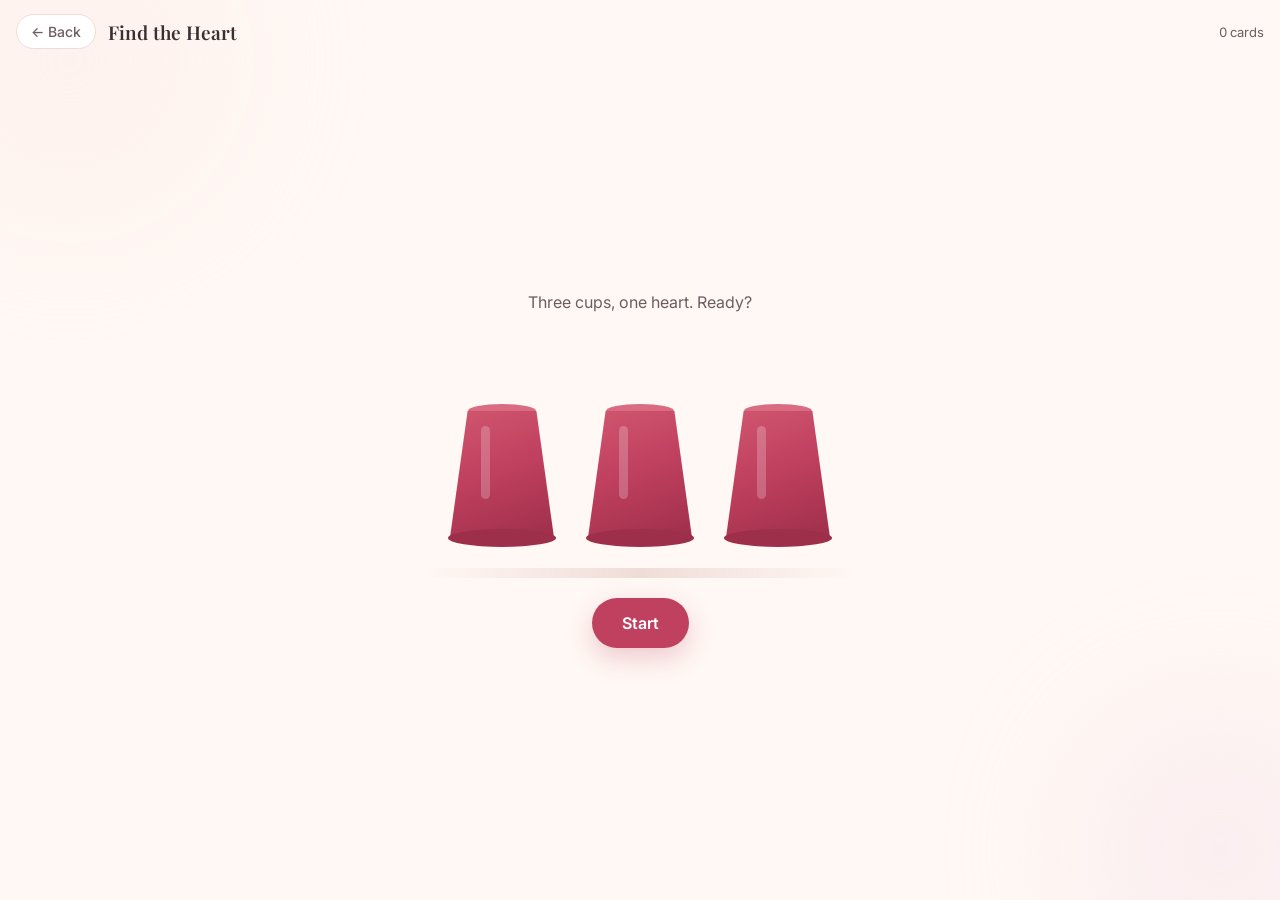
<file: cups/index.html>
<!doctype html>
<html lang="en">
<head>
<meta charset="utf-8">
<meta name="viewport" content="width=device-width, initial-scale=1, maximum-scale=1, user-scalable=no">
<title>Find the Heart</title>
<link rel="preconnect" href="https://fonts.googleapis.com">
<link rel="preconnect" href="https://fonts.gstatic.com" crossorigin>
<link href="https://fonts.googleapis.com/css2?family=Playfair+Display:wght@600&family=Inter:wght@400;500;600&display=swap" rel="stylesheet">
<style>
:root{
  --base:#FFF8F4; --surface:#FFFFFF; --tint:#FDECE7;
  --action:#C0405F; --action-deep:#9E2F4B;
  --ink:#3A2E33; --ink-soft:#6E5C63; --line:#F0DCD6;
}
*{box-sizing:border-box}
html,body{height:100%}
body{
  margin:0; background:var(--base); color:var(--ink);
  font-family:Inter,system-ui,-apple-system,"Segoe UI",sans-serif;
  -webkit-tap-highlight-color:transparent; -webkit-user-select:none; user-select:none;
  display:flex; flex-direction:column; min-height:100%;
  overflow-x:hidden;
}
.blob{position:fixed; border-radius:50%; filter:blur(70px); opacity:.5; pointer-events:none; z-index:0}
.b1{width:300px;height:300px;background:var(--tint);top:-90px;left:-80px}
.b2{width:260px;height:260px;background:#F6E2EC;bottom:-80px;right:-70px}
header{
  position:relative; z-index:2; display:flex; align-items:center; gap:12px;
  padding:14px 16px; padding-top:calc(14px + env(safe-area-inset-top,0px));
}
.back{
  font-size:14px; color:var(--ink-soft); text-decoration:none;
  background:var(--surface); border:1px solid var(--line);
  padding:8px 14px; border-radius:999px; font-weight:500;
}
.back:hover{color:var(--action); border-color:var(--action)}
.title{font-family:"Playfair Display",Georgia,serif; font-size:19px; margin:0; font-weight:600}
.score{margin-left:auto; font-size:13px; color:var(--ink-soft); font-variant-numeric:tabular-nums}

main{position:relative; z-index:1; flex:1; display:flex; flex-direction:column;
     align-items:center; justify-content:center; padding:0 16px 24px; gap:26px}
.say{
  font-size:16px; color:var(--ink-soft); text-align:center; margin:0; min-height:24px;
  transition:opacity .2s ease;
}
.say b{color:var(--action); font-weight:600}

.table{position:relative; width:100%; max-width:430px; height:230px}
.cup{
  position:absolute; bottom:34px; left:0; width:96px; height:118px;
  transform:translate3d(0,0,0); cursor:pointer;
  transition:transform .32s cubic-bezier(.4,0,.2,1);
}
.cup .body{
  position:absolute; inset:0;
  background:linear-gradient(160deg,#D0566F 0%,var(--action) 46%,var(--action-deep) 100%);
  clip-path:polygon(17% 0,83% 0,100% 100%,0 100%);
  box-shadow:0 10px 22px rgba(158,47,75,.22);
}
.cup .top{
  position:absolute; left:17%; right:17%; top:-7px; height:14px; border-radius:50%;
  background:#D96C83;
}
.cup .rim{
  position:absolute; left:-2%; right:-2%; bottom:-9px; height:18px; border-radius:50%;
  background:var(--action-deep);
}
.cup .glint{
  position:absolute; left:30%; top:12%; width:9px; height:58%; border-radius:999px;
  background:rgba(255,255,255,.22);
}
.cup.lift{transition:transform .3s cubic-bezier(.34,1.3,.64,1)}
.heart{
  position:absolute; bottom:40px; left:0; width:42px; height:42px;
  display:grid; place-items:center; font-size:30px; line-height:1;
  transition:transform .3s ease, opacity .2s ease; pointer-events:none;
}
.shadow{
  position:absolute; bottom:28px; left:0; width:96px; height:14px; border-radius:50%;
  background:rgba(58,46,51,.07); transition:transform .32s cubic-bezier(.4,0,.2,1);
}
.deck{
  position:absolute; left:50%; bottom:-6px; transform:translateX(-50%);
  width:min(100%,430px); height:10px; border-radius:999px;
  background:linear-gradient(90deg,transparent,var(--line),transparent);
}

.btn{
  border:0; border-radius:999px; padding:15px 30px; font-size:16px; font-weight:600;
  font-family:inherit; cursor:pointer; background:var(--action); color:#fff;
  text-decoration:none; display:inline-block;
  box-shadow:0 10px 26px rgba(192,64,95,.25);
}
.btn:active{background:var(--action-deep)}
.btn.ghost{background:var(--surface); color:var(--ink); border:1px solid var(--line); box-shadow:none}
.row{display:flex; gap:10px; flex-wrap:wrap; justify-content:center}

/* the card */
.veil{
  position:fixed; inset:0; z-index:5; background:rgba(58,46,51,.38);
  backdrop-filter:blur(3px); display:grid; place-items:center; padding:24px;
}
.veil[hidden]{display:none}
.card{
  width:min(340px,86vw); aspect-ratio:3/4; perspective:1200px; cursor:pointer;
  background:none; border:0; padding:0; font-family:inherit;
}
.inner{
  position:relative; width:100%; height:100%; transform-style:preserve-3d;
  transition:transform .75s cubic-bezier(.4,0,.2,1);
}
.card.open .inner{transform:rotateY(180deg)}
.face{
  position:absolute; inset:0; backface-visibility:hidden; -webkit-backface-visibility:hidden;
  border-radius:22px; display:flex; flex-direction:column; align-items:center;
  justify-content:center; gap:14px; padding:28px; text-align:center;
  box-shadow:0 24px 60px rgba(58,46,51,.3);
}
.c-front{
  background:linear-gradient(160deg,#D0566F,var(--action) 55%,var(--action-deep));
  color:#fff;
}
.c-front .seal{font-size:44px}
.c-front .lbl{font-family:"Playfair Display",Georgia,serif; font-size:22px}
.c-front .sub{font-size:13px; opacity:.85}
.c-back{
  background:var(--surface); transform:rotateY(180deg); border:1px solid var(--line);
}
.c-back .eyebrow{
  font-size:11px; letter-spacing:.16em; text-transform:uppercase; color:var(--action); font-weight:600;
}
.c-back .reason{
  font-family:"Playfair Display",Georgia,serif; font-size:clamp(21px,5.6vw,27px);
  line-height:1.35; margin:0; color:var(--ink);
}
.c-back .sig{font-size:13px; color:var(--ink-soft)}
.veil .after{margin-top:18px; display:flex; gap:10px; justify-content:center; flex-wrap:wrap}
.veil .after[hidden]{display:none}
@media (prefers-reduced-motion:reduce){
  .cup,.heart,.shadow,.inner{transition-duration:.01ms !important}
}
</style>
</head>
<body>
<div class="blob b1"></div><div class="blob b2"></div>
<header>
  <a class="back" href="../">&larr; Back</a>
  <h1 class="title">Find the Heart</h1>
  <span class="score" id="score">0 cards</span>
</header>

<main>
  <p class="say" id="say">Keep your eye on the heart.</p>

  <div class="table" id="table">
    <div class="shadow" id="sh0"></div><div class="shadow" id="sh1"></div><div class="shadow" id="sh2"></div>
    <div class="heart" id="heart">&#10084;&#65039;</div>
    <div class="cup" id="cup0" data-i="0"><span class="top"></span><span class="body"></span><span class="glint"></span><span class="rim"></span></div>
    <div class="cup" id="cup1" data-i="1"><span class="top"></span><span class="body"></span><span class="glint"></span><span class="rim"></span></div>
    <div class="cup" id="cup2" data-i="2"><span class="top"></span><span class="body"></span><span class="glint"></span><span class="rim"></span></div>
    <div class="deck"></div>
  </div>

  <div class="row" id="controls">
    <button class="btn" id="start">Start</button>
  </div>
</main>

<div class="veil" id="veil" hidden>
  <div>
    <button class="card" id="card" aria-label="Open your card">
      <div class="inner">
        <div class="face c-front">
          <span class="seal">&#128140;</span>
          <span class="lbl">You found it</span>
          <span class="sub">Tap to open your card</span>
        </div>
        <div class="face c-back">
          <span class="eyebrow">Reason to love you</span>
          <p class="reason" id="reason"></p>
          <span class="sig">&mdash; Sonson</span>
        </div>
      </div>
    </button>
    <div class="after" id="after" hidden>
      <button class="btn" id="again">Play again</button>
      <a class="btn ghost" href="../">Go back</a>
    </div>
  </div>
</div>

<script>
(function(){
var REASONS = [
  "You are the most beautiful there is",
  "Your presence is so heartwarming",
  "You make me as happy as a kid",
  "You have a kindness that is out of this world",
  "You are so cool",
  "You have the most beautiful smile",
  "You have splendid hair",
  "You have this cute innocence",
  "You are so loyal",
  "You are so trustworthy",
  "You are so respectful",
  "You have the best manners",
  "You teach me etiquette",
  "You are very supportive",
  "You are so fashionable it is out of this world",
  "You are the best smelling woman out there",
  "You are my baby girl \uD83D\uDE09",
  "You stand by your family principles",
  "You are so good with kids",
  "You are so sensitive",
  "You are so caring",
  "You are sexy"
];

var el=function(id){ return document.getElementById(id); };
var cups=[el("cup0"),el("cup1"),el("cup2")];
var shadows=[el("sh0"),el("sh1"),el("sh2")];
var heart=el("heart"), table=el("table"), say=el("say");
var startBtn=el("start"), controls=el("controls"), scoreEl=el("score");
var veil=el("veil"), card=el("card"), reasonEl=el("reason"), after=el("after"), again=el("again");

var slots=[0,0,0];            // x pixel of each slot
var at=[0,1,2];               // cup i is sitting in slot at[i]
var ballCup=1;                // which CUP hides the heart (random every round)
var busy=true, round=0, cards=0;
var CUPW=96, LIFT=-92;

function used(){
  try{ return JSON.parse(localStorage.getItem("juju-reasons-v3")||"[]"); }catch(e){ return []; }
}
function saveUsed(a){ try{ localStorage.setItem("juju-reasons-v3",JSON.stringify(a)); }catch(e){} }
function nextReason(){
  var u=used();
  if(u.length>=REASONS.length) u=[];
  var pool=[];
  for(var i=0;i<REASONS.length;i++) if(u.indexOf(i)<0) pool.push(i);
  var pick=pool[Math.floor(Math.random()*pool.length)];
  u.push(pick); saveUsed(u);
  return REASONS[pick];
}

function layout(){
  var w=table.clientWidth;
  CUPW=Math.max(74,Math.min(104,Math.round(w/3.9)));
  var gap=Math.min(34,(w-CUPW*3)/3);
  var total=CUPW*3+gap*2, left=(w-total)/2;
  for(var i=0;i<3;i++){
    slots[i]=left+i*(CUPW+gap);
    cups[i].style.width=CUPW+"px";
    cups[i].style.height=Math.round(CUPW*1.22)+"px";
    shadows[i].style.width=CUPW+"px";
    shadows[i].style.transform="translate3d("+slots[i]+"px,0,0)";
  }
  place(true);
}
function slotX(i){ return slots[at[i]]; }
function place(instant){
  for(var i=0;i<3;i++){
    if(instant) cups[i].style.transition="none";
    cups[i].style.transform="translate3d("+slotX(i)+"px,0,0)";
    if(instant){ void cups[i].offsetWidth; cups[i].style.transition=""; }
  }
  moveHeart(instant);
}
function moveHeart(instant){
  var x=slotX(ballCup)+CUPW/2-21;
  if(instant) heart.style.transition="none";
  heart.style.transform="translate3d("+x+"px,0,0)";
  if(instant){ void heart.offsetWidth; heart.style.transition=""; }
}
function lift(i,on){
  cups[i].classList.toggle("lift",!!on);
  cups[i].style.transform="translate3d("+slotX(i)+"px,"+(on?LIFT:0)+"px,0)";
}
function showHeart(on){ heart.style.opacity=on?"1":"0"; }
function wait(ms){ return new Promise(function(r){ setTimeout(r,ms); }); }
function speak(t){ say.innerHTML=t; }

async function swap(a,b,ms){
  var fromA=slots[at[a]], fromB=slots[at[b]];
  var t=at[a]; at[a]=at[b]; at[b]=t;
  var toA=slots[at[a]], toB=slots[at[b]];
  cups[a].style.zIndex="3"; cups[b].style.zIndex="1";
  cups[a].style.transitionDuration=cups[b].style.transitionDuration=(ms/2000)+"s";
  heart.style.transitionDuration=(ms/1000)+"s";
  // halfway: the front cup rides up and over, the back one dips
  cups[a].style.transform="translate3d("+((fromA+toA)/2)+"px,-26px,0)";
  cups[b].style.transform="translate3d("+((fromB+toB)/2)+"px,12px,0)";
  moveHeart(false);
  await wait(ms/2);
  cups[a].style.transform="translate3d("+toA+"px,0,0)";
  cups[b].style.transform="translate3d("+toB+"px,0,0)";
  await wait(ms/2+20);
  cups[a].style.zIndex=""; cups[b].style.zIndex="";
  heart.style.transitionDuration="";
}

async function play(){
  busy=true; controls.innerHTML=""; 
  for(var q=0;q<3;q++){ lift(q,false); cups[q].classList.remove("lift"); }
  at=[0,1,2];
  ballCup=Math.floor(Math.random()*3);
  place(true);
  showHeart(true); heart.style.opacity="1";
  speak("Here it is. Watch closely.");
  for(var i=0;i<3;i++) lift(i,i===ballCup);
  await wait(1000);
  lift(1,false);
  await wait(340);
  showHeart(false);

  var n = 6 + Math.min(10, round*2);
  var ms = Math.max(170, 360 - round*22);
  speak("Where is it going...");
  for(var k=0;k<n;k++){
    var a=Math.floor(Math.random()*3), b=Math.floor(Math.random()*3);
    while(b===a) b=Math.floor(Math.random()*3);
    await swap(a,b,ms);
  }
  for(var i=0;i<3;i++) cups[i].style.transitionDuration="";
  speak("Now. <b>Which one?</b>");
  busy=false;
}

async function pick(i){
  if(busy) return;
  busy=true;
  showHeart(true);
  if(i===ballCup){
    lift(i,true);
    await wait(620);
    cards++; round++;
    scoreEl.textContent = cards + (cards===1?" card":" cards");
    speak("You found it.");
    openCard();
  }else{
    lift(i,true);
    await wait(560);
    lift(ballCup,true);
    speak("It was hiding here. One more?");
    await wait(900);
    controls.innerHTML="";
    var b=document.createElement("button");
    b.className="btn"; b.textContent="Try again";
    b.addEventListener("click",function(){ play(); });
    controls.appendChild(b);
  }
}

function openCard(){
  reasonEl.textContent = nextReason();
  card.classList.remove("open");
  after.hidden=true;
  veil.hidden=false;
}
card.addEventListener("click",function(){
  if(card.classList.contains("open")) return;
  card.classList.add("open");
  setTimeout(function(){ after.hidden=false; },700);
});
again.addEventListener("click",function(){
  veil.hidden=true;
  for(var i=0;i<3;i++) lift(i,false);
  setTimeout(play,320);
});
cups.forEach(function(c){
  c.addEventListener("click",function(){ pick(parseInt(c.dataset.i,10)); });
});
startBtn.addEventListener("click",function(){ play(); });
window.addEventListener("resize",layout);
layout(); showHeart(false);
speak("Three cups, one heart. Ready?");
})();
</script>
</body>
</html>
</file>
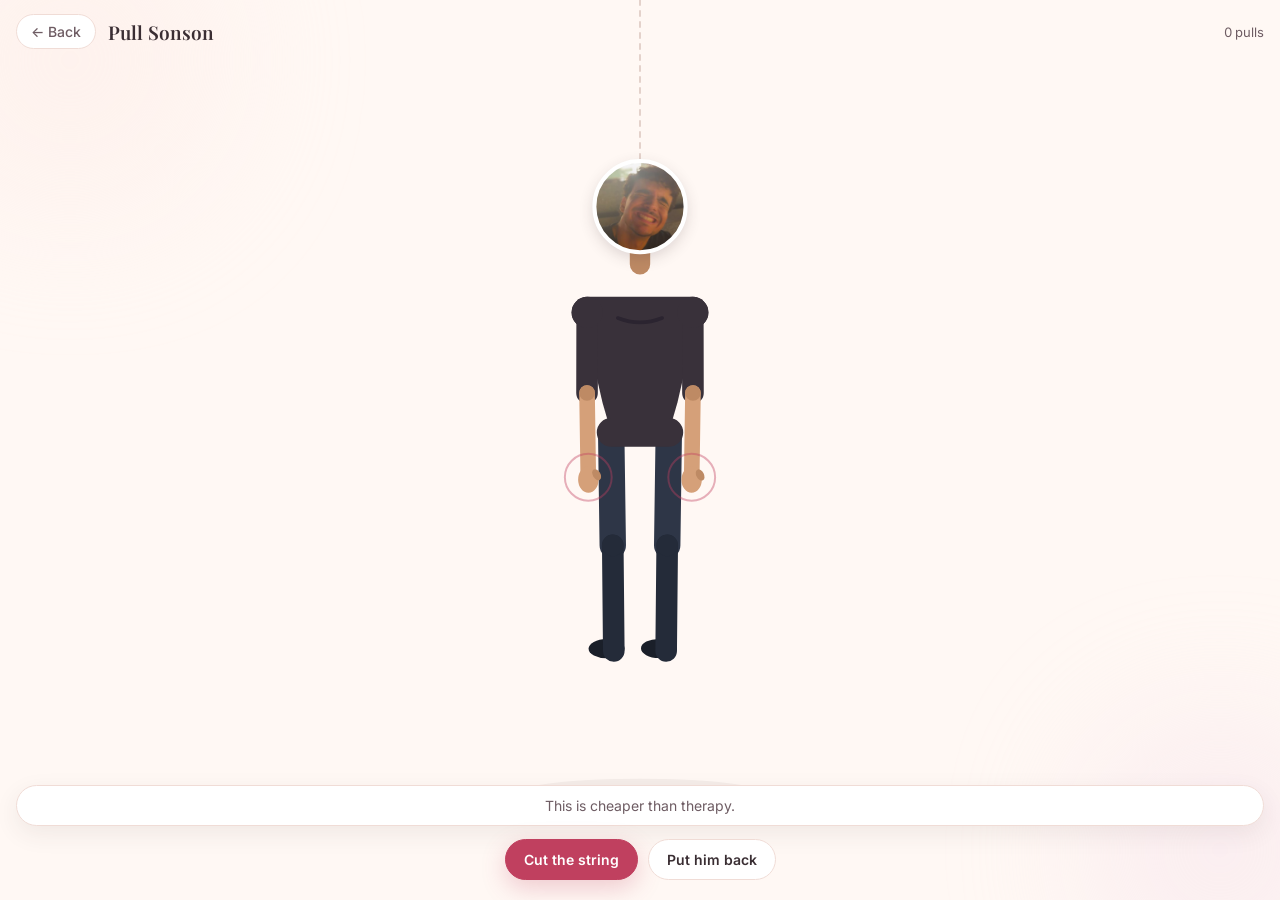
<file: doll/index.html>
<!doctype html>
<html lang="en">
<head>
<meta charset="utf-8">
<meta name="viewport" content="width=device-width, initial-scale=1, maximum-scale=1, user-scalable=no">
<title>Pull Sonson</title>
<link rel="preconnect" href="https://fonts.googleapis.com">
<link rel="preconnect" href="https://fonts.gstatic.com" crossorigin>
<link href="https://fonts.googleapis.com/css2?family=Playfair+Display:wght@600&family=Inter:wght@400;500;600&display=swap" rel="stylesheet">
<style>
:root{
  --base:#FFF8F4; --surface:#FFFFFF; --tint:#FDECE7;
  --action:#C0405F; --action-deep:#9E2F4B;
  --ink:#3A2E33; --ink-soft:#6E5C63; --line:#F0DCD6;
}
*{box-sizing:border-box}
html,body{height:100%}
body{
  margin:0; background:var(--base); color:var(--ink);
  font-family:Inter,system-ui,-apple-system,"Segoe UI",sans-serif;
  overflow:hidden; -webkit-user-select:none; user-select:none;
  -webkit-tap-highlight-color:transparent;
}
.blob{position:fixed; border-radius:50%; filter:blur(70px); opacity:.5; pointer-events:none; z-index:0}
.b1{width:300px;height:300px;background:var(--tint);top:-90px;left:-80px}
.b2{width:260px;height:260px;background:#F6E2EC;bottom:-80px;right:-70px}
header{
  position:fixed; top:0; left:0; right:0; z-index:3;
  padding:14px 16px; padding-top:calc(14px + env(safe-area-inset-top,0px));
  display:flex; align-items:center; gap:12px;
}
.back{
  font-size:14px; color:var(--ink-soft); text-decoration:none;
  background:var(--surface); border:1px solid var(--line);
  padding:8px 14px; border-radius:999px; font-weight:500;
}
.back:hover{color:var(--action); border-color:var(--action)}
.title{font-family:"Playfair Display",Georgia,serif; font-size:19px; margin:0; font-weight:600}
.count{margin-left:auto; font-size:13px; color:var(--ink-soft); font-variant-numeric:tabular-nums}
canvas{position:fixed; inset:0; z-index:1; touch-action:none; display:block}
.hint{
  position:fixed; z-index:3; left:16px; right:16px; margin:0;
  bottom:calc(74px + env(safe-area-inset-bottom,0px));
  background:var(--surface); border:1px solid var(--line);
  border-radius:999px; padding:11px 20px; font-size:14px; color:var(--ink-soft);
  box-shadow:0 8px 24px rgba(58,46,51,.08); text-align:center;
}
.bar{
  position:fixed; z-index:3; left:0; right:0;
  bottom:calc(20px + env(safe-area-inset-bottom,0px));
  display:flex; justify-content:center; gap:10px; padding:0 16px;
}
.btn{
  border-radius:999px; padding:11px 18px; font-size:14px; font-weight:600;
  font-family:inherit; cursor:pointer; border:1px solid var(--line);
  background:var(--surface); color:var(--ink);
}
.btn.primary{background:var(--action); color:#fff; border-color:var(--action);
  box-shadow:0 8px 24px rgba(192,64,95,.25)}
.btn.primary:active{background:var(--action-deep)}
</style>
</head>
<body>
<div class="blob b1"></div><div class="blob b2"></div>
<header>
  <a class="back" href="../">&larr; Back</a>
  <h1 class="title">Pull Sonson</h1>
  <span class="count" id="count">0 pulls</span>
</header>
<canvas id="c"></canvas>
<p class="hint">This is cheaper than therapy.</p>
<div class="bar">
  <button class="btn primary" id="cut">Cut the string</button>
  <button class="btn" id="reset">Put him back</button>
</div>
<img id="face" src="sonson.jpg" alt="" style="display:none">

<script>
(function(){
var cv=document.getElementById("c"), ctx=cv.getContext("2d");
var face=document.getElementById("face");
var countEl=document.getElementById("count");
var cutBtn=document.getElementById("cut"), resetBtn=document.getElementById("reset");

var W=0,H=0,DPR=1,u=1,cx=0,top0=0,FLOORY=0;
var P=[],S=[],MIN=[],JOINTS=[],IDX={};
var drags={}, pulls=0, tied=true;
var GRAV=0.62, FRICTION=0.986, ITER=10, RIG=4;
var D=Math.PI/180;

function pt(x,y,pin){ return {x:x,y:y,px:x,py:y,pin:!!pin}; }
function stick(a,b,s){ var dx=P[b].x-P[a].x, dy=P[b].y-P[a].y;
  return {a:a,b:b,len:Math.sqrt(dx*dx+dy*dy),s:(s===undefined?1:s)}; }

function build(){
  P=[]; tied=true; cutBtn.disabled=false; cutBtn.textContent="Cut the string";
  var y=top0;
  function add(k,x,yy,pin){ IDX[k]=P.push(pt(cx+x*u, y+yy*u, pin))-1; }
  add("anchor",0,-12,true);
  add("head",0,70); add("neck",0,118); add("chest",0,166); add("hips",0,256);
  add("lsh",-44,158); add("rsh",44,158);
  add("lel",-56,224); add("rel",56,224);
  add("lha",-62,294); add("rha",62,294);
  add("lhi",-24,258); add("rhi",24,258);
  add("lkn",-28,352); add("rkn",28,352);
  add("lfo",-30,440); add("rfo",30,440);

  // ONE rigid torso: every pair of torso points braced solid
  var body=[IDX.neck,IDX.chest,IDX.lsh,IDX.rsh,IDX.lhi,IDX.rhi,IDX.hips];
  S=[];
  for(var i=0;i<body.length;i++)
    for(var j=i+1;j<body.length;j++) S.push(stick(body[i],body[j],1));
  // one rigid bone per limb segment, one for the neck
  S.push(stick(IDX.neck,IDX.head,1));
  S.push(stick(IDX.lsh,IDX.lel,1)); S.push(stick(IDX.lel,IDX.lha,1));
  S.push(stick(IDX.rsh,IDX.rel,1)); S.push(stick(IDX.rel,IDX.rha,1));
  S.push(stick(IDX.lhi,IDX.lkn,1)); S.push(stick(IDX.lkn,IDX.lfo,1));
  S.push(stick(IDX.rhi,IDX.rkn,1)); S.push(stick(IDX.rkn,IDX.rfo,1));
  var STRING=S.push(stick(IDX.anchor,IDX.head,.5))-1;
  IDX.string=STRING;

  // joint limits, in degrees, measured off the parent bone
  JOINTS=[
    // shoulders: arms may swing out and up, never across the chest
    {p:IDX.lsh, ra:IDX.neck, rb:IDX.hips, c:IDX.lel, sub:[IDX.lel,IDX.lha], lo:-22, hi:172},
    {p:IDX.rsh, ra:IDX.neck, rb:IDX.hips, c:IDX.rel, sub:[IDX.rel,IDX.rha], lo:-172, hi:22},
    // elbows
    {p:IDX.lel, ra:IDX.lsh, rb:IDX.lel, c:IDX.lha, sub:[IDX.lha], lo:-142, hi:142},
    {p:IDX.rel, ra:IDX.rsh, rb:IDX.rel, c:IDX.rha, sub:[IDX.rha], lo:-142, hi:142},
    // hips
    {p:IDX.lhi, ra:IDX.neck, rb:IDX.hips, c:IDX.lkn, sub:[IDX.lkn,IDX.lfo], lo:-62, hi:88},
    {p:IDX.rhi, ra:IDX.neck, rb:IDX.hips, c:IDX.rkn, sub:[IDX.rkn,IDX.rfo], lo:-88, hi:62},
    // knees
    {p:IDX.lkn, ra:IDX.lhi, rb:IDX.lkn, c:IDX.lfo, sub:[IDX.lfo], lo:-140, hi:140},
    {p:IDX.rkn, ra:IDX.rhi, rb:IDX.rkn, c:IDX.rfo, sub:[IDX.rfo], lo:-140, hi:140},
    // neck
    {p:IDX.neck, ra:IDX.hips, rb:IDX.neck, c:IDX.head, sub:[IDX.head], lo:-52, hi:52}
  ];

  // limbs keep out of the body and off each other
  MIN=[
    {a:IDX.lha,b:IDX.chest,d:48},{a:IDX.rha,b:IDX.chest,d:48},
    {a:IDX.lha,b:IDX.hips,d:40}, {a:IDX.rha,b:IDX.hips,d:40},
    {a:IDX.lha,b:IDX.rha,d:30},  {a:IDX.lel,b:IDX.rel,d:48},
    {a:IDX.lkn,b:IDX.rkn,d:32},  {a:IDX.lfo,b:IDX.rfo,d:28},
    {a:IDX.lkn,b:IDX.chest,d:86},{a:IDX.rkn,b:IDX.chest,d:86}
  ];
}

function resize(){
  DPR=Math.min(window.devicePixelRatio||1,2);
  W=window.innerWidth; H=window.innerHeight;
  cv.width=W*DPR; cv.height=H*DPR;
  cv.style.width=W+"px"; cv.style.height=H+"px";
  ctx.setTransform(DPR,0,0,DPR,0,0);
  u=Math.min(1.2,Math.max(.62,Math.min(W/460,(H-220)/560)));
  cx=W/2; FLOORY=H-104;
  top0=Math.max(92, FLOORY*0.5-230*u);
  build();
}
function headR(){ return 38*u; }

function verlet(){
  for(var i=0;i<P.length;i++){
    var p=P[i]; if(p.pin) continue;
    var vx=(p.x-p.px)*FRICTION, vy=(p.y-p.py)*FRICTION;
    if(vx>44)vx=44; if(vx<-44)vx=-44; if(vy>44)vy=44; if(vy<-44)vy=-44;
    p.px=p.x; p.py=p.y; p.x+=vx; p.y+=vy+GRAV;
  }
}
function applyDrags(){ for(var id in drags){ var d=drags[id]; P[d.i].x=d.x; P[d.i].y=d.y; } }

function solveStick(i){
  var s=S[i], a=P[s.a], b=P[s.b];
  var dx=b.x-a.x, dy=b.y-a.y, d=Math.sqrt(dx*dx+dy*dy)||.001;
  var diff=((s.len-d)/d)*s.s*0.5, ox=dx*diff, oy=dy*diff;
  if(!a.pin){ a.x-=ox; a.y-=oy; }
  if(!b.pin){ b.x+=ox; b.y+=oy; }
}
function solveSticks(){
  // the string is solved first, so his own bones always win over it
  if(tied) solveStick(IDX.string);
  for(var i=0;i<S.length;i++){ if(i!==IDX.string) solveStick(i); }
}
function solveMins(){
  for(var i=0;i<MIN.length;i++){
    var m=MIN[i], a=P[m.a], b=P[m.b], md=m.d*u;
    var dx=b.x-a.x, dy=b.y-a.y, d=Math.sqrt(dx*dx+dy*dy)||.001;
    if(d<md){
      var diff=((md-d)/d)*0.5, ox=dx*diff, oy=dy*diff;
      if(!a.pin){ a.x-=ox; a.y-=oy; }
      if(!b.pin){ b.x+=ox; b.y+=oy; }
    }
  }
}
function rotateAbout(i,ox,oy,cos,sin){
  var p=P[i];
  var dx=p.x-ox, dy=p.y-oy;
  p.x=ox+dx*cos-dy*sin; p.y=oy+dx*sin+dy*cos;
  dx=p.px-ox; dy=p.py-oy;
  p.px=ox+dx*cos-dy*sin; p.py=oy+dx*sin+dy*cos;
}
function solveJoints(){
  for(var i=0;i<JOINTS.length;i++){
    var j=JOINTS[i], piv=P[j.p];
    var rx=P[j.rb].x-P[j.ra].x, ry=P[j.rb].y-P[j.ra].y;
    var cxv=P[j.c].x-piv.x, cyv=P[j.c].y-piv.y;
    var ang=Math.atan2(rx*cyv-ry*cxv, rx*cxv+ry*cyv);
    var lo=j.lo*D, hi=j.hi*D, delta=0;
    if(ang<lo) delta=lo-ang; else if(ang>hi) delta=hi-ang; else continue;
    delta*=0.6;
    var cos=Math.cos(delta), sin=Math.sin(delta);
    for(var k=0;k<j.sub.length;k++) rotateAbout(j.sub[k],piv.x,piv.y,cos,sin);
  }
}
function bounds(){
  var r=headR(), B=0.42;
  for(var i=0;i<P.length;i++){
    var p=P[i]; if(p.pin) continue;
    var pad=(i===IDX.head)?r+2:10*u;
    if(p.x<pad){ p.x=pad; p.px=p.x+(p.x-p.px)*B; }
    if(p.x>W-pad){ p.x=W-pad; p.px=p.x+(p.x-p.px)*B; }
    if(p.y<pad){ p.y=pad; p.py=p.y+(p.y-p.py)*B; }
    if(p.y>FLOORY-pad){
      p.y=FLOORY-pad; p.py=p.y+(p.y-p.py)*B; p.px+=(p.x-p.px)*0.22;
    }
  }
}
function solve(){
  for(var k=0;k<ITER;k++){
    for(var r=0;r<RIG;r++) solveSticks();   // keep every part rigid
    solveJoints();                          // then no joint may bend past a human
    solveMins();
    bounds();
    applyDrags();
  }
  for(var r2=0;r2<RIG;r2++){ solveSticks(); applyDrags(); }
  solveJoints(); bounds(); applyDrags();
}

var SHIRT="#39313A",SHIRT_D="#2B2430",SKIN="#D5A079",SKIN_D="#BE8A64",
    JEAN="#2E3647",JEAN_D="#242B39",SHOE="#1A1F29";

function seg(a,b,w,col){
  ctx.strokeStyle=col; ctx.lineWidth=w; ctx.lineCap="round"; ctx.lineJoin="round";
  ctx.beginPath(); ctx.moveTo(P[a].x,P[a].y); ctx.lineTo(P[b].x,P[b].y); ctx.stroke();
}
function joint(i,r,col){ ctx.fillStyle=col; ctx.beginPath(); ctx.arc(P[i].x,P[i].y,r,0,Math.PI*2); ctx.fill(); }
function hand(i,el){
  var p=P[i], e=P[el], ang=Math.atan2(p.y-e.y,p.x-e.x);
  ctx.save(); ctx.translate(p.x,p.y); ctx.rotate(ang);
  ctx.fillStyle=SKIN; ctx.beginPath(); ctx.ellipse(2*u,0,11*u,8.5*u,0,0,Math.PI*2); ctx.fill();
  ctx.fillStyle=SKIN_D; ctx.beginPath(); ctx.ellipse(-2*u,-7*u,5*u,3.2*u,-0.5,0,Math.PI*2); ctx.fill();
  ctx.restore();
}
function shoe(i,kn){
  var p=P[i], k=P[kn], ang=Math.atan2(p.y-k.y,p.x-k.x);
  ctx.save(); ctx.translate(p.x,p.y); ctx.rotate(ang+Math.PI/2);
  ctx.fillStyle=SHOE; ctx.beginPath(); ctx.ellipse(6*u,2*u,15*u,8*u,0,0,Math.PI*2); ctx.fill();
  ctx.restore();
}
function draw(){
  ctx.clearRect(0,0,W,H);
  var h=P[IDX.head];
  if(tied){
    ctx.strokeStyle="#E4D2CB"; ctx.lineWidth=2; ctx.setLineDash([5,6]);
    ctx.beginPath(); ctx.moveTo(P[IDX.anchor].x,0); ctx.lineTo(h.x,h.y); ctx.stroke();
    ctx.setLineDash([]);
  }
  ctx.fillStyle="rgba(58,46,51,.05)";
  ctx.beginPath(); ctx.ellipse(cx,FLOORY-4,100*u,11*u,0,0,Math.PI*2); ctx.fill();

  shoe(IDX.lfo,IDX.lkn); shoe(IDX.rfo,IDX.rkn);
  seg(IDX.lhi,IDX.lkn,22*u,JEAN); seg(IDX.lkn,IDX.lfo,18*u,JEAN_D);
  seg(IDX.rhi,IDX.rkn,22*u,JEAN); seg(IDX.rkn,IDX.rfo,18*u,JEAN_D);
  joint(IDX.lkn,9*u,JEAN_D); joint(IDX.rkn,9*u,JEAN_D);

  seg(IDX.head,IDX.neck,17*u,SKIN_D);

  var ls=P[IDX.lsh],rs=P[IDX.rsh],lh=P[IDX.lhi],rh=P[IDX.rhi],ch=P[IDX.chest];
  ctx.fillStyle=SHIRT;
  ctx.beginPath();
  ctx.moveTo(ls.x,ls.y);
  ctx.quadraticCurveTo((ls.x+rs.x)/2,(ls.y+rs.y)/2-10*u,rs.x,rs.y);
  ctx.quadraticCurveTo(rs.x+(rh.x-rs.x)*0.5+6*u,(rs.y+rh.y)/2,rh.x,rh.y);
  ctx.quadraticCurveTo((lh.x+rh.x)/2,(lh.y+rh.y)/2+10*u,lh.x,lh.y);
  ctx.quadraticCurveTo(ls.x+(lh.x-ls.x)*0.5-6*u,(ls.y+lh.y)/2,ls.x,ls.y);
  ctx.closePath(); ctx.fill();
  seg(IDX.lsh,IDX.rsh,26*u,SHIRT); seg(IDX.lhi,IDX.rhi,24*u,SHIRT);
  ctx.strokeStyle=SHIRT_D; ctx.lineWidth=3*u; ctx.lineCap="round";
  ctx.beginPath();
  ctx.moveTo(ch.x+(ls.x-ch.x)*0.42, ch.y+(ls.y-ch.y)*0.42);
  ctx.quadraticCurveTo(ch.x,ch.y+4*u, ch.x+(rs.x-ch.x)*0.42, ch.y+(rs.y-ch.y)*0.42);
  ctx.stroke();

  seg(IDX.lsh,IDX.lel,18*u,SHIRT); seg(IDX.rsh,IDX.rel,18*u,SHIRT);
  joint(IDX.lsh,13*u,SHIRT); joint(IDX.rsh,13*u,SHIRT);
  seg(IDX.lel,IDX.lha,13*u,SKIN); seg(IDX.rel,IDX.rha,13*u,SKIN);
  joint(IDX.lel,6.5*u,SKIN_D); joint(IDX.rel,6.5*u,SKIN_D);
  hand(IDX.lha,IDX.lel); hand(IDX.rha,IDX.rel);

  var r=headR();
  ctx.save();
  ctx.beginPath(); ctx.arc(h.x,h.y,r,0,Math.PI*2); ctx.closePath();
  ctx.shadowColor="rgba(58,46,51,.2)"; ctx.shadowBlur=16; ctx.shadowOffsetY=5;
  ctx.fillStyle="#fff"; ctx.fill(); ctx.shadowBlur=0; ctx.shadowOffsetY=0;
  ctx.clip();
  if(face.complete&&face.naturalWidth) ctx.drawImage(face,h.x-r,h.y-r,r*2,r*2);
  ctx.restore();
  ctx.strokeStyle="#fff"; ctx.lineWidth=4;
  ctx.beginPath(); ctx.arc(h.x,h.y,r,0,Math.PI*2); ctx.stroke();

  if(pulls<1 && !Object.keys(drags).length){
    ctx.strokeStyle="rgba(192,64,95,.4)"; ctx.lineWidth=2;
    var pulse=Math.sin(Date.now()/400)*2;
    [IDX.lha,IDX.rha].forEach(function(i){
      ctx.beginPath(); ctx.arc(P[i].x,P[i].y,18*u+pulse,0,Math.PI*2); ctx.stroke();
    });
  }
}
function loop(){ verlet(); solve(); draw(); requestAnimationFrame(loop); }

function grabbed(i){ for(var id in drags){ if(drags[id].i===i) return true; } return false; }
function nearest(x,y){
  var best=null,bd=54*u;
  for(var i=1;i<P.length;i++){
    if(grabbed(i)) continue;
    var d=Math.hypot(P[i].x-x,P[i].y-y);
    if(d<bd){ bd=d; best=i; }
  }
  return best;
}
cv.addEventListener("pointerdown",function(e){
  var i=nearest(e.clientX,e.clientY); if(i===null) return;
  drags[e.pointerId]={i:i,x:e.clientX,y:e.clientY};
  if(cv.setPointerCapture){ try{ cv.setPointerCapture(e.pointerId); }catch(err){} }
  e.preventDefault();
},{passive:false});
cv.addEventListener("pointermove",function(e){
  var d=drags[e.pointerId]; if(!d) return;
  d.x=e.clientX; d.y=e.clientY; e.preventDefault();
},{passive:false});
function release(e){
  if(!drags[e.pointerId]) return;
  delete drags[e.pointerId];
  pulls++; countEl.textContent=pulls+(pulls===1?" pull":" pulls");
}
cv.addEventListener("pointerup",release);
cv.addEventListener("pointercancel",release);
cv.addEventListener("lostpointercapture",release);

cutBtn.addEventListener("click",function(){
  if(tied){ tied=false; cutBtn.textContent="String cut"; cutBtn.disabled=true; }
});
resetBtn.addEventListener("click",function(){ drags={}; build(); });
window.addEventListener("resize",resize);
window.addEventListener("orientationchange",function(){ setTimeout(resize,200); });
resize(); loop();
})();
</script>
</body>
</html>
</file>
<file: cake/style.css>
* {
  box-sizing: border-box;
}

html, body {
  margin: 0;
  padding: 0;
  width: 100%;
  height: 100%;
  overflow: hidden;
  font-family: -apple-system, BlinkMacSystemFont, "Segoe UI", Arial, sans-serif;
  background: linear-gradient(135deg, #ffe9f0 0%, #fff3d6 100%);
}

.screen {
  position: relative;
  width: 100vw;
  height: 100vh;
  overflow: hidden;
}

.screen.hidden {
  display: none;
}

#menu-screen {
  display: flex;
  flex-direction: column;
  align-items: center;
  justify-content: center;
  gap: 32px;
  text-align: center;
  padding: 24px;
}

#menu-screen h1 {
  color: #7a4a2b;
  font-size: 28px;
  margin: 0;
}

.menu-buttons {
  display: flex;
  gap: 20px;
  flex-wrap: wrap;
  justify-content: center;
}

.menu-btn {
  font-size: 20px;
  font-weight: 600;
  color: #7a4a2b;
  background: #fff;
  border: 3px solid #ffcede;
  border-radius: 16px;
  padding: 24px 32px;
  cursor: pointer;
  box-shadow: 0 6px 16px rgba(0, 0, 0, 0.12);
  line-height: 1.6;
}

.menu-btn:hover {
  border-color: #ff8fb1;
}

.game-area {
  position: relative;
  width: 100vw;
  height: 100vh;
  overflow: hidden;
  touch-action: none;
}

.instructions {
  position: absolute;
  top: 16px;
  left: 50%;
  transform: translateX(-50%);
  font-size: 18px;
  font-weight: 600;
  color: #7a4a2b;
  background: rgba(255, 255, 255, 0.7);
  padding: 8px 16px;
  border-radius: 20px;
  z-index: 5;
  text-align: center;
  pointer-events: none;
  max-width: 90%;
}

.cheat-word {
  pointer-events: auto;
}

.cake,
.duck {
  position: absolute;
  font-size: 64px;
  line-height: 1;
  cursor: grab;
  user-select: none;
  -webkit-user-select: none;
  touch-action: none;
  transition: top 0.3s ease-out, left 0.3s ease-out;
  filter: drop-shadow(0 6px 6px rgba(0,0,0,0.25));
  z-index: 10;
}

.cake.grabbed {
  cursor: grabbing;
  transition: none;
  z-index: 20;
  transform: scale(1.15);
}

.duck {
  cursor: pointer;
}

#mouse {
  position: absolute;
  top: 50%;
  left: 50%;
  transform: translate(-50%, -50%);
  display: flex;
  flex-direction: column;
  align-items: center;
  z-index: 8;
}

#mouse-emoji {
  font-size: 90px;
  line-height: 1;
  filter: drop-shadow(0 6px 6px rgba(0,0,0,0.25));
}

#mouth {
  position: absolute;
  width: 40px;
  height: 40px;
  bottom: 18px;
  left: 50%;
  transform: translateX(-50%);
  border-radius: 50%;
}

.overlay {
  position: fixed;
  inset: 0;
  background: rgba(0, 0, 0, 0.5);
  display: flex;
  align-items: center;
  justify-content: center;
  z-index: 100;
}

.overlay.hidden {
  display: none;
}

.modal-box {
  background: #fff;
  border-radius: 16px;
  padding: 28px 32px;
  max-width: 380px;
  width: 90%;
  text-align: center;
  box-shadow: 0 10px 40px rgba(0,0,0,0.3);
}

.modal-box h2 {
  margin-top: 0;
  color: #7a4a2b;
}

.modal-box p {
  color: #444;
  line-height: 1.4;
}

#cake-retry-btn {
  margin-top: 16px;
  padding: 10px 20px;
  font-size: 16px;
  font-weight: 600;
  color: #fff;
  background: #ff6f91;
  border: none;
  border-radius: 8px;
  cursor: pointer;
}

#cake-retry-btn:hover {
  background: #ff4d7a;
}

.answer-form {
  display: flex;
  flex-direction: column;
  gap: 12px;
  margin-top: 16px;
}

.answer-form input[type="text"] {
  padding: 10px 12px;
  font-size: 16px;
  border: 2px solid #ffcede;
  border-radius: 8px;
  outline: none;
}

.answer-form input[type="text"]:focus {
  border-color: #ff8fb1;
}

.answer-form button {
  padding: 10px 12px;
  font-size: 16px;
  font-weight: 600;
  color: #fff;
  background: #ff6f91;
  border: none;
  border-radius: 8px;
  cursor: pointer;
}

.answer-form button:hover {
  background: #ff4d7a;
}

.back-to-menu-btn {
  margin-top: 16px;
  padding: 10px 20px;
  font-size: 16px;
  font-weight: 600;
  color: #7a4a2b;
  background: #fff3d6;
  border: 2px solid #ffcede;
  border-radius: 8px;
  cursor: pointer;
}

.back-to-menu-btn:hover {
  border-color: #ff8fb1;
}

.hidden {
  display: none !important;
}
</file>
